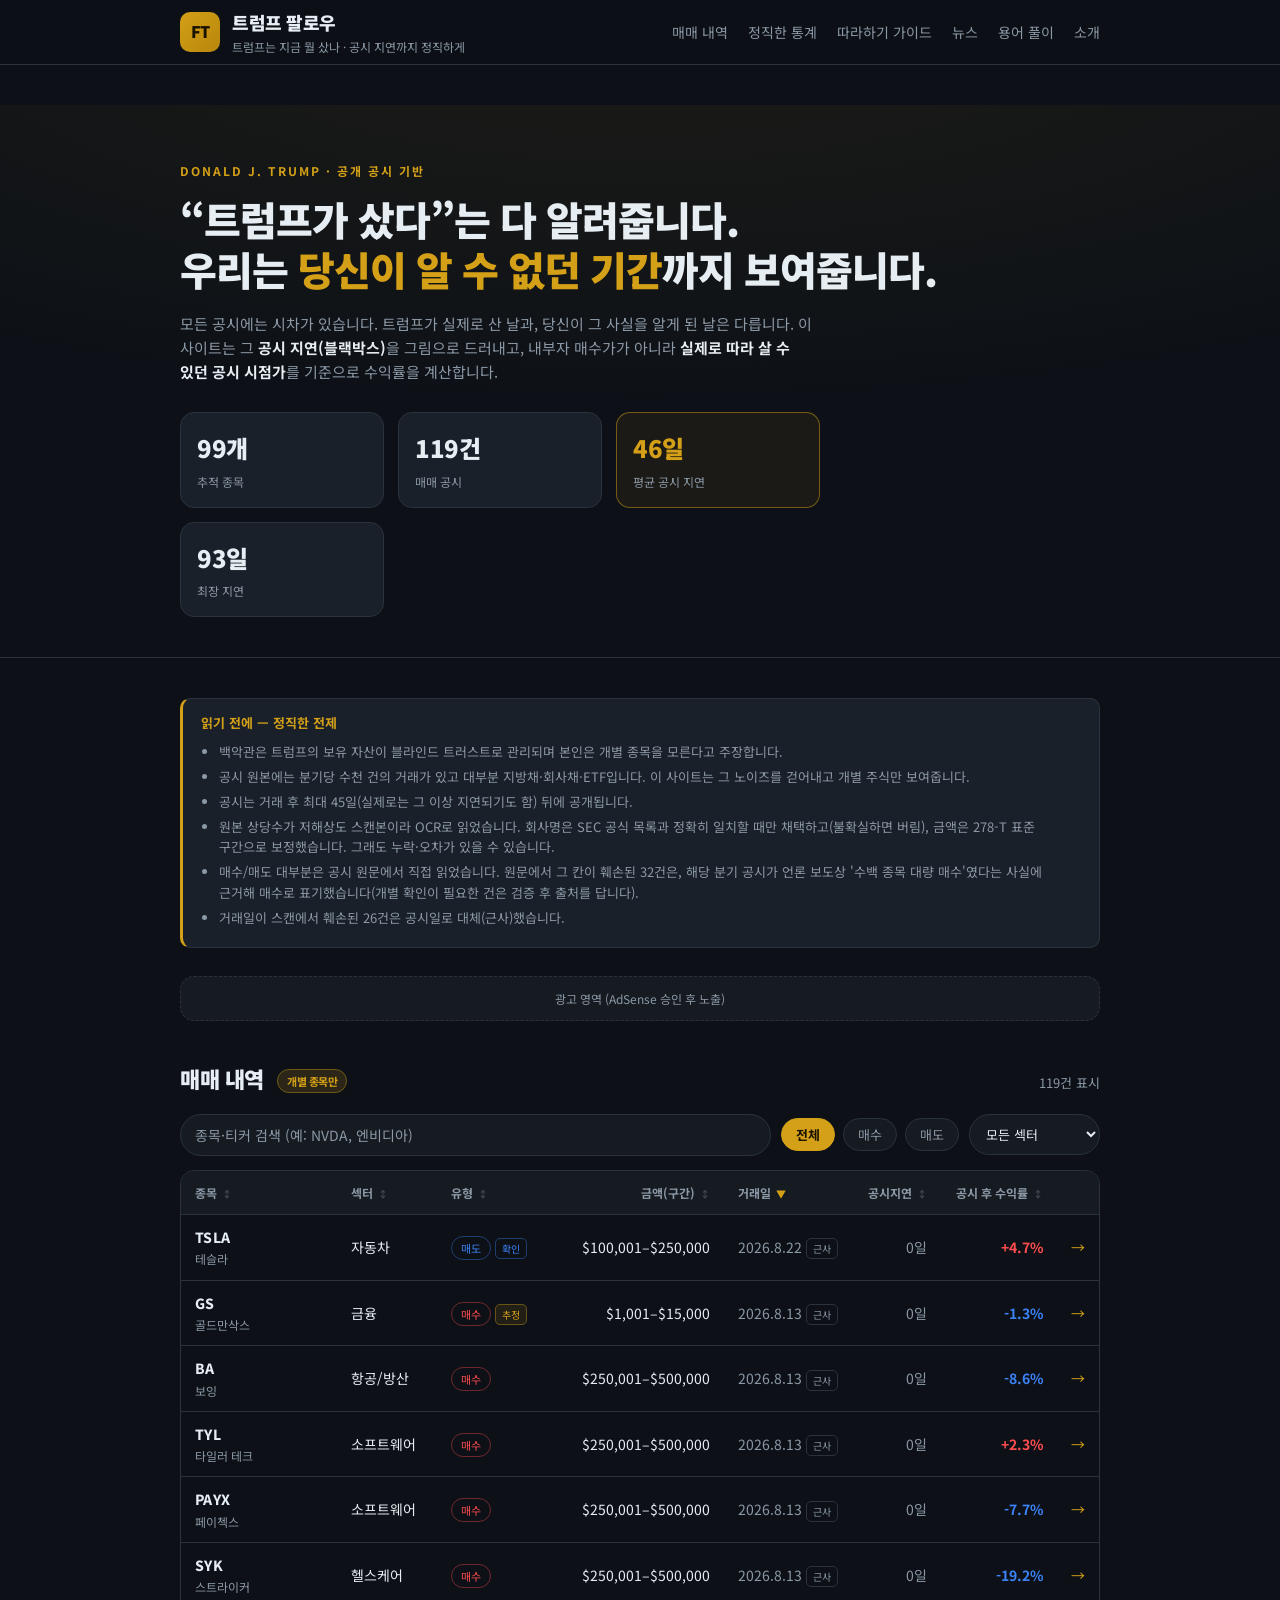
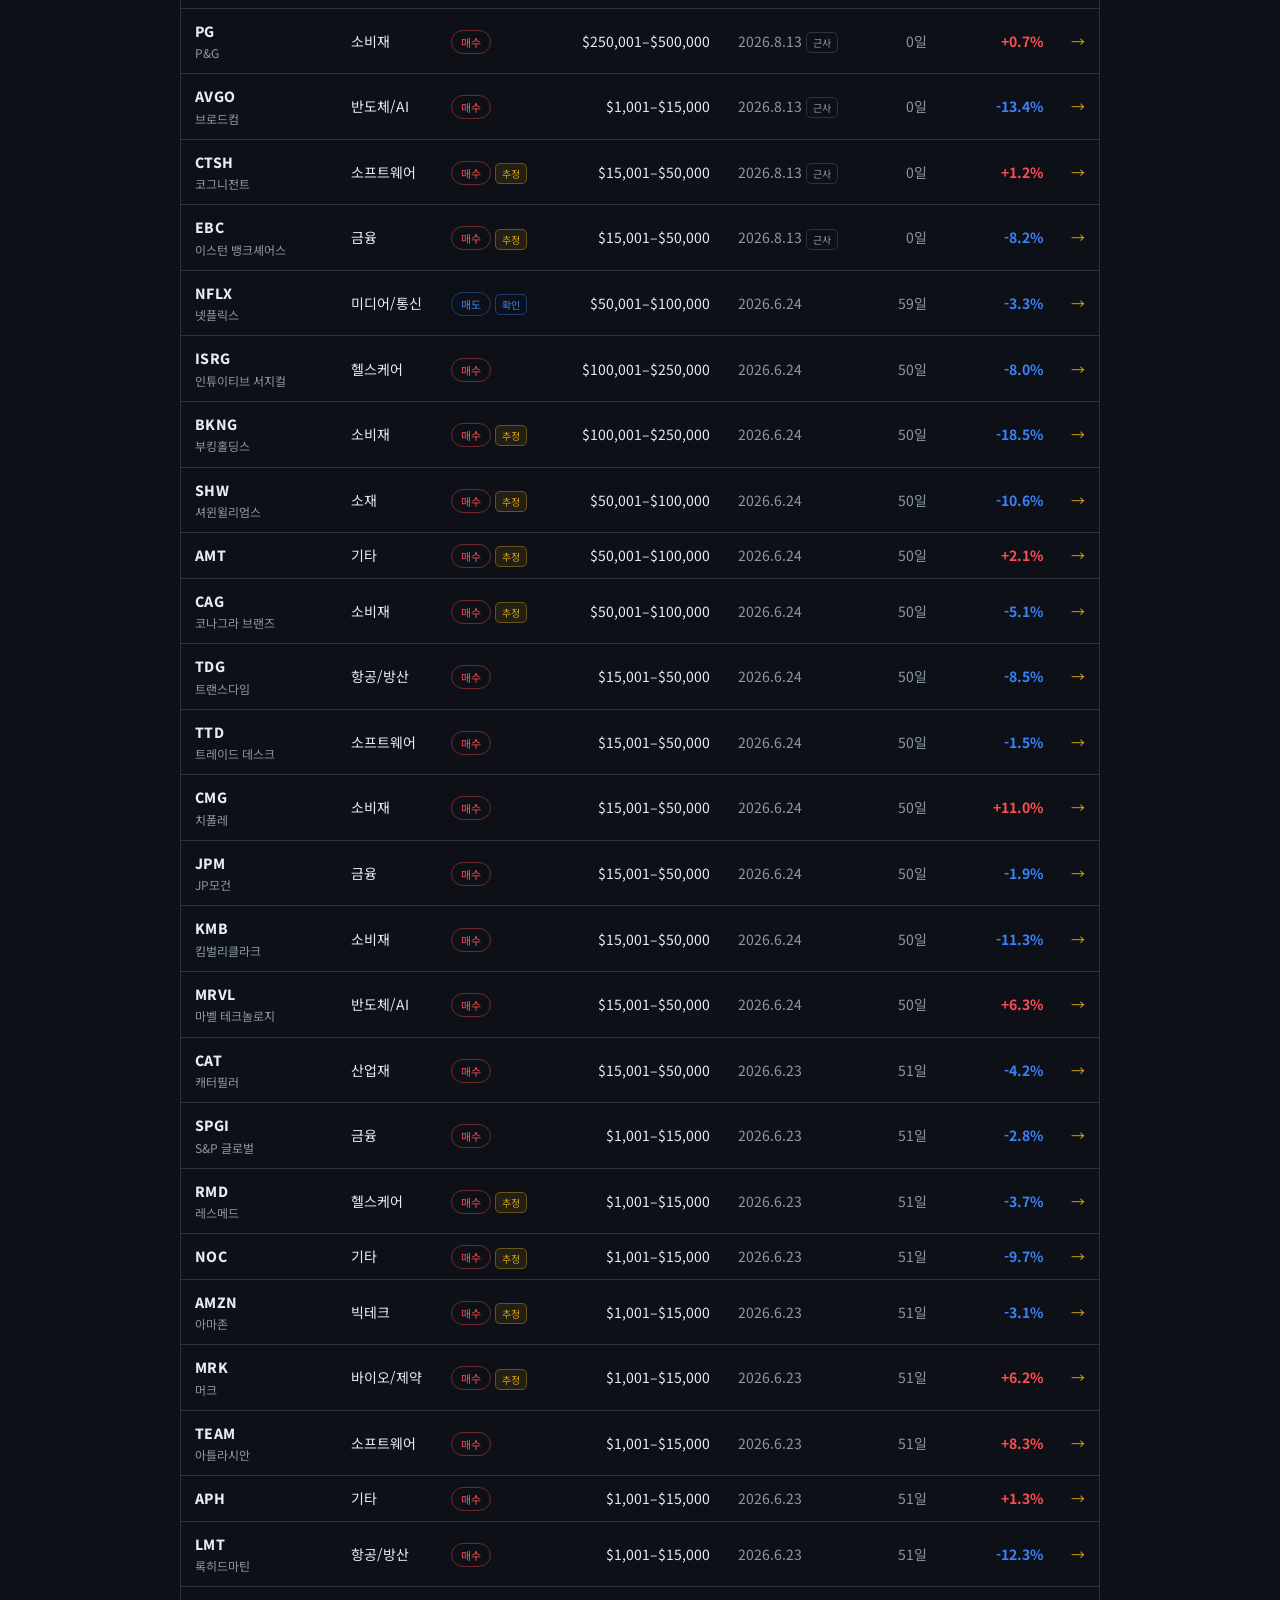
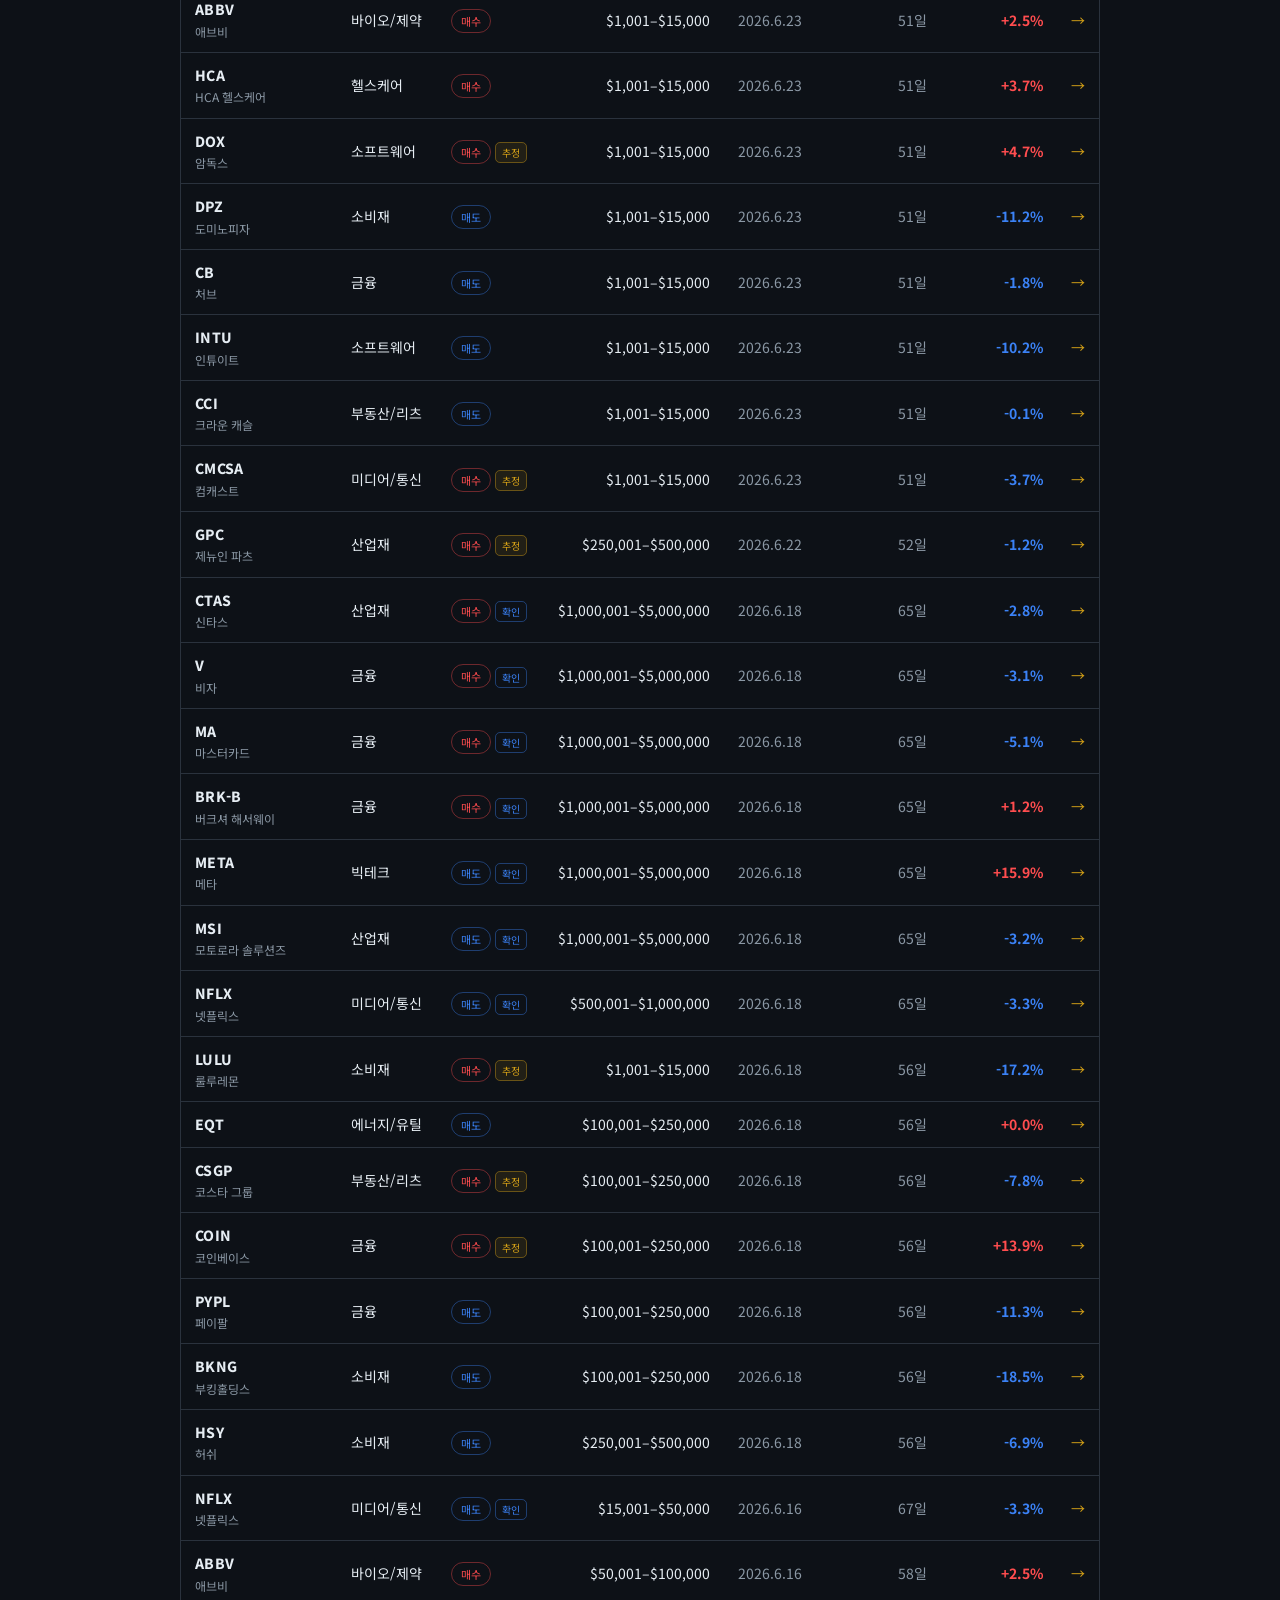
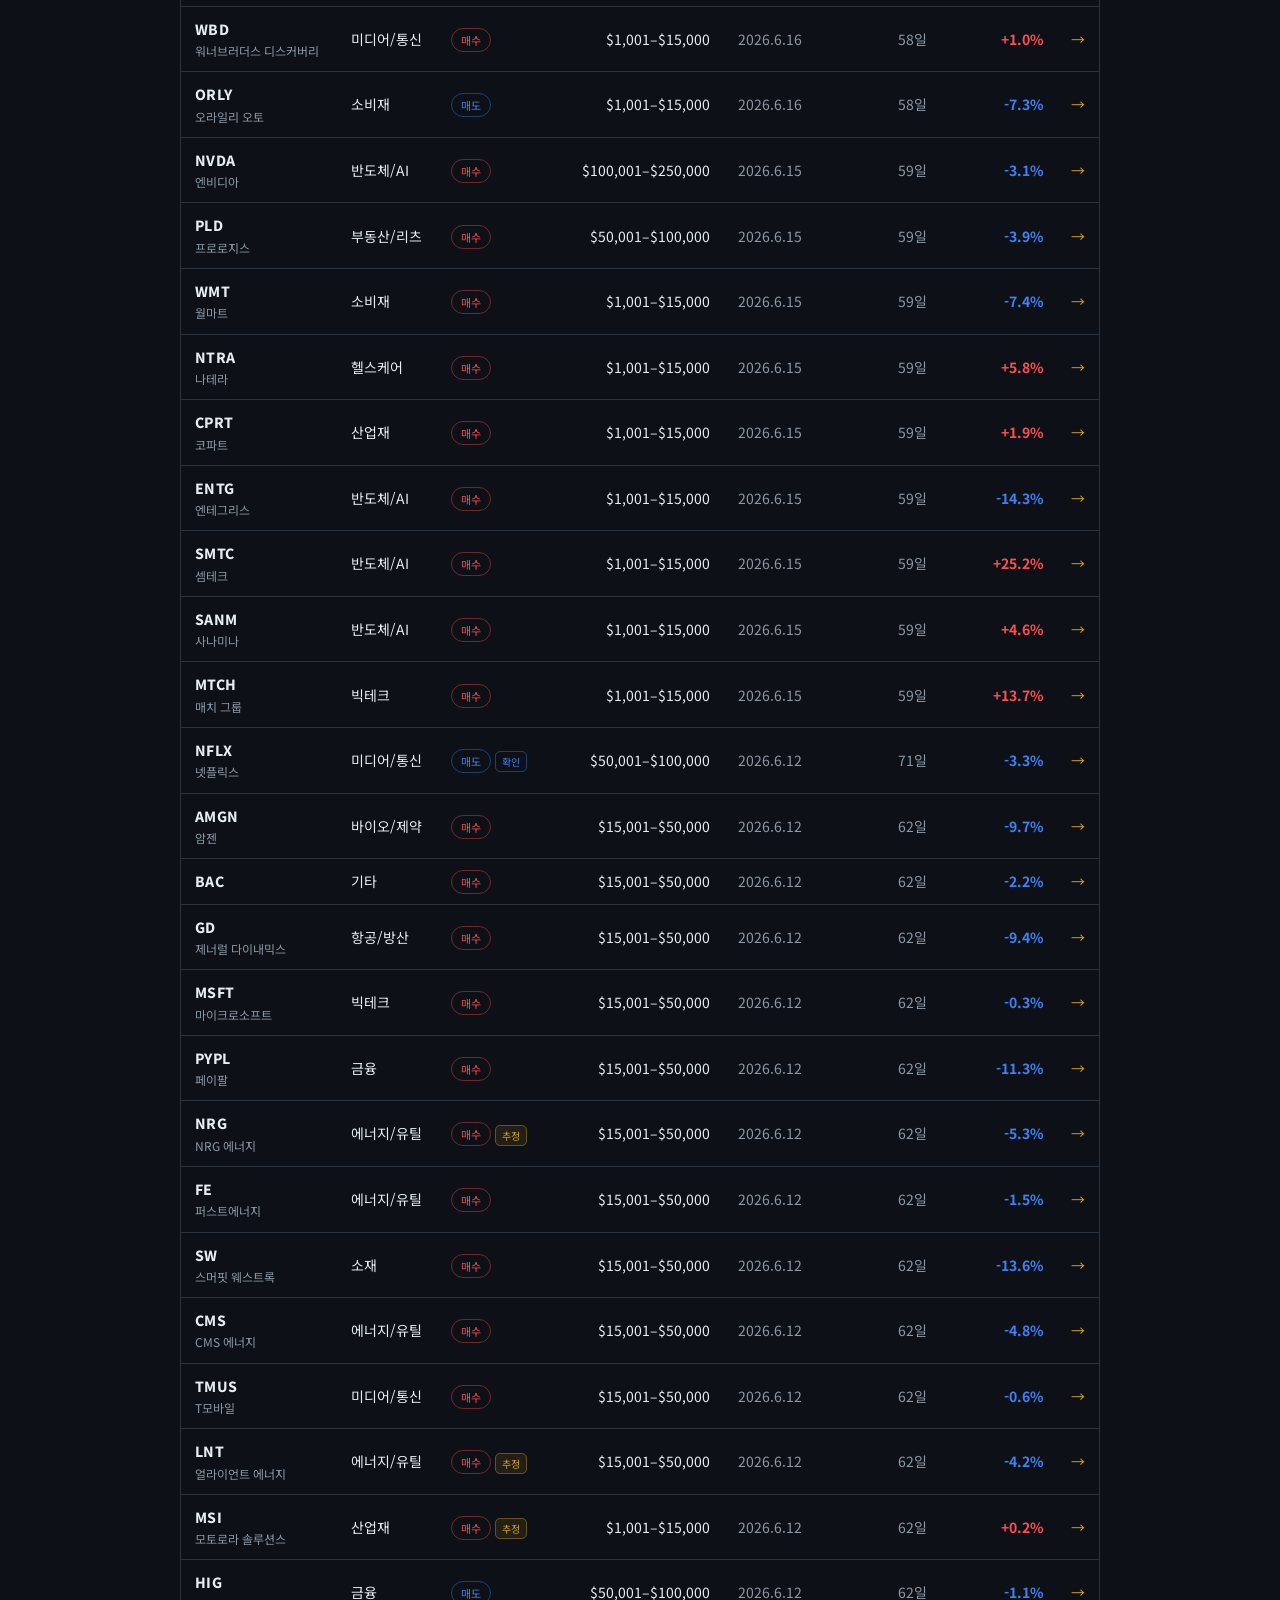
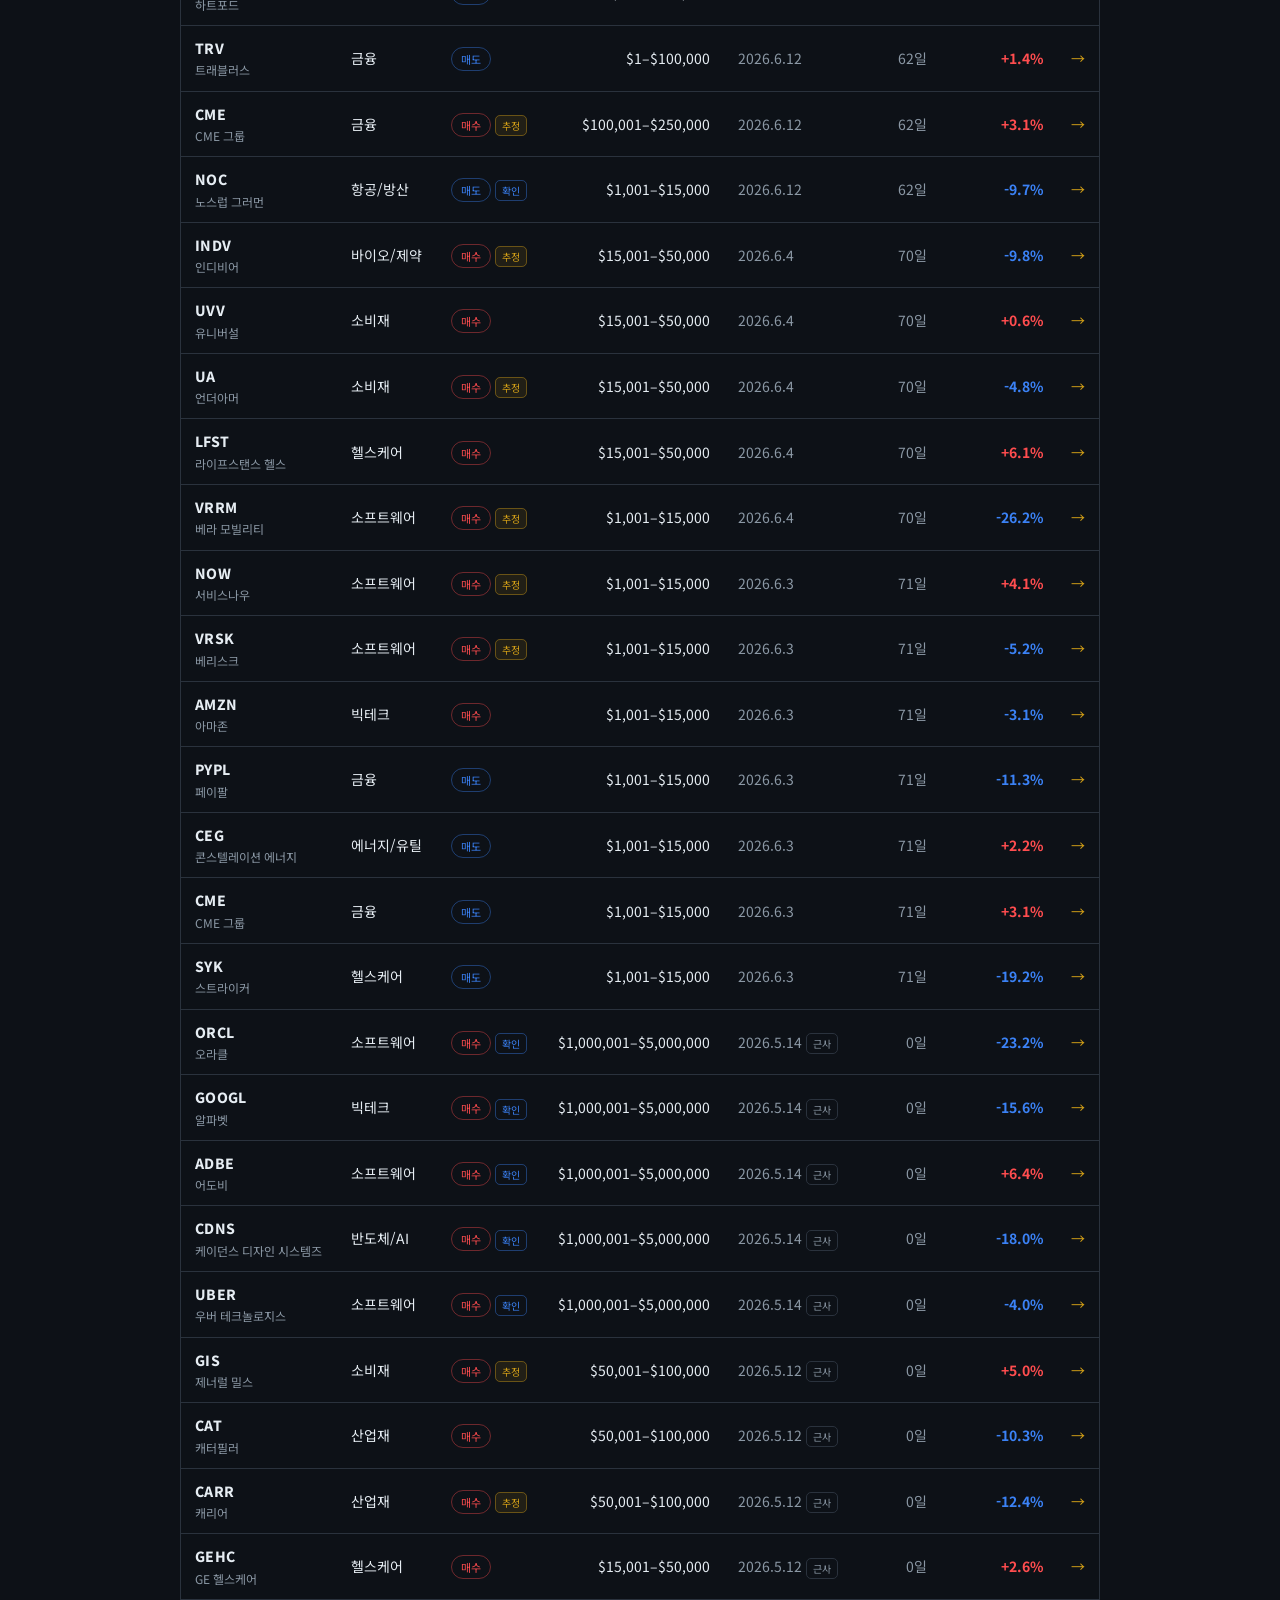
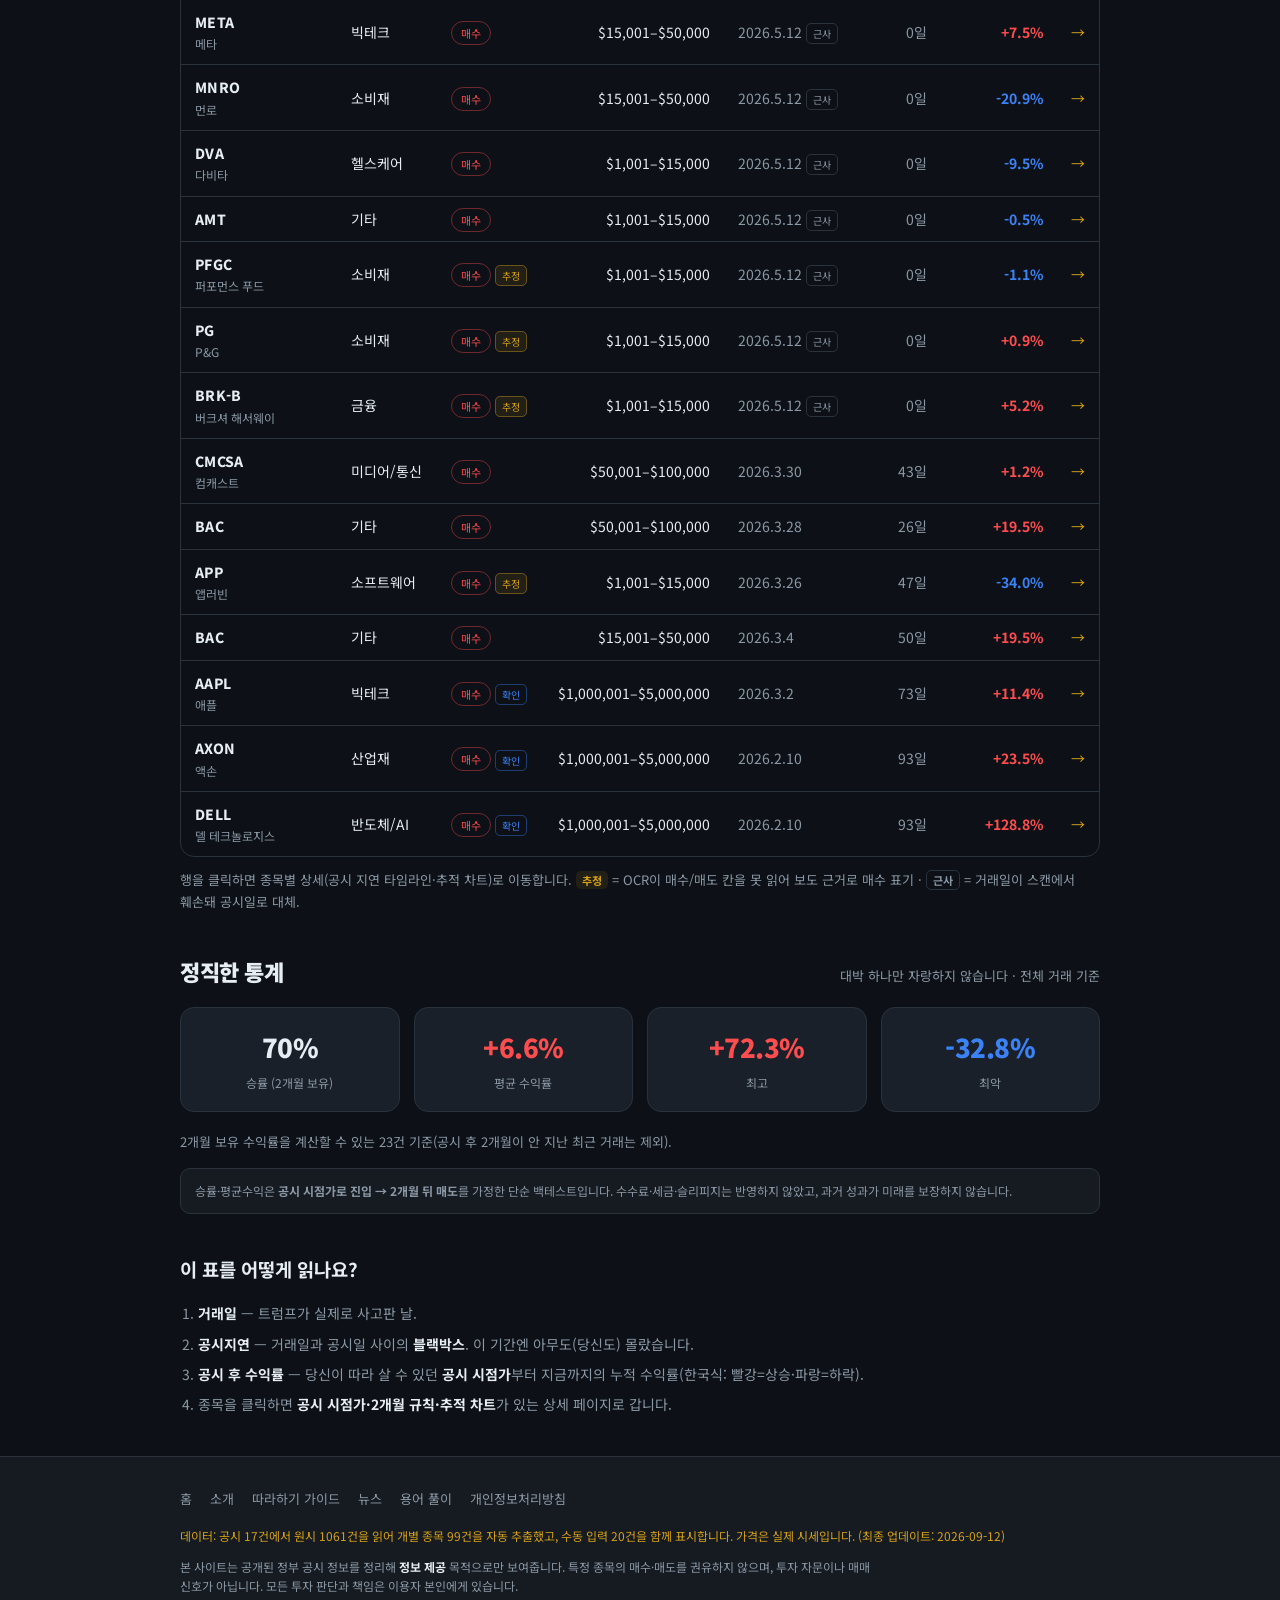
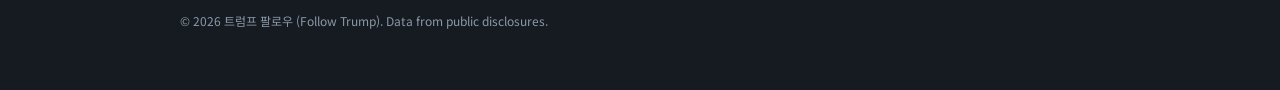
<file: index.html>
<!DOCTYPE html>
<html lang="ko">
<head>
  <meta charset="UTF-8" />
  <meta name="viewport" content="width=device-width, initial-scale=1.0" />
  <title>트럼프 팔로우 — 트럼프는 지금 뭘 샀나 | 공시 지연까지 정직하게</title>
  <meta name="description" content="도널드 트럼프의 주식 매매 공시를 한국어로 추적합니다. 남들이 안 보여주는 '공시 지연(당신이 알 수 없던 기간)'과, 실제로 따라 살 수 있던 공시 시점가 기준의 정직한 수익률을 보여줍니다." />
  <meta property="og:title" content="트럼프 팔로우 — 트럼프는 지금 뭘 샀나" />
  <meta property="og:description" content="공시 지연과 정직한 수익률까지 보여주는 한국어 트럼프 매매 트래커" />
  <meta property="og:type" content="website" />
  <link rel="preconnect" href="https://fonts.googleapis.com" />
  <link rel="preconnect" href="https://fonts.gstatic.com" crossorigin />
  <link href="https://fonts.googleapis.com/css2?family=Noto+Sans+KR:wght@400;500;700;900&display=swap" rel="stylesheet" />
  <link rel="stylesheet" href="styles.css" />
  <!--
    AdSense 삽입 위치 (승인 후 아래 주석을 해제하고 client/slot 교체):
    <script async src="https://pagead2.googlesyndication.com/pagead/js/adsbygoogle.js?client=ca-pub-XXXXXXXXXXXXXXXX" crossorigin="anonymous"></script>
  -->
  <!-- Google Analytics (GA4) -->
  <script async src="https://www.googletagmanager.com/gtag/js?id=G-WWXNT707HV"></script>
  <script>
    window.dataLayer = window.dataLayer || [];
    function gtag(){dataLayer.push(arguments);}
    gtag('js', new Date());
    gtag('config', 'G-WWXNT707HV');
  </script>
</head>
<body>
  <header class="site-header">
    <div class="wrap header-inner">
      <div class="brand">
        <span class="brand-mark">FT</span>
        <div class="brand-text">
          <h1>트럼프 팔로우</h1>
          <p>트럼프는 지금 뭘 샀나 · 공시 지연까지 정직하게</p>
        </div>
      </div>
      <nav class="top-nav">
        <a href="#trades">매매 내역</a>
        <a href="#honest">정직한 통계</a>
        <a href="guide.html">따라하기 가이드</a>
        <a href="news.html">뉴스</a>
        <a href="glossary.html">용어 풀이</a>
        <a href="about.html">소개</a>
      </nav>
    </div>
  </header>

  <section class="hero">
    <div class="wrap">
      <p class="eyebrow">DONALD J. TRUMP · 공개 공시 기반</p>
      <h2 class="hero-title">
        “트럼프가 샀다”는 다 알려줍니다.<br />
        우리는 <span class="hl">당신이 알 수 없던 기간</span>까지 보여줍니다.
      </h2>
      <p class="hero-sub">
        모든 공시에는 시차가 있습니다. 트럼프가 실제로 산 날과, 당신이 그 사실을 알게 된 날은 다릅니다.
        이 사이트는 그 <b>공시 지연(블랙박스)</b>을 그림으로 드러내고, 내부자 매수가가 아니라
        <b>실제로 따라 살 수 있던 공시 시점가</b>를 기준으로 수익률을 계산합니다.
      </p>
      <div class="hero-stats" id="heroStats">
        <!-- JS로 채움 -->
      </div>
    </div>
  </section>

  <div class="wrap">
    <div id="caveats" class="caveats"><!-- JS로 채움 --></div>
  </div>

  <!-- 광고 슬롯 (상단) -->
  <div class="wrap ad-slot" aria-hidden="true">
    <div class="ad-placeholder">광고 영역 (AdSense 승인 후 노출)</div>
  </div>

  <main class="wrap">
    <section id="trades">
      <div class="section-head">
        <h3>매매 내역 <span class="only-stock">개별 종목만</span></h3>
        <span class="muted" id="tradeCount"></span>
      </div>

      <div class="table-controls">
        <input type="search" id="searchBox" class="search-box"
               placeholder="종목·티커 검색 (예: NVDA, 엔비디아)" autocomplete="off" />
        <div class="filters" id="actionFilters">
          <button class="chip is-active" data-filter="all">전체</button>
          <button class="chip" data-filter="buy">매수</button>
          <button class="chip" data-filter="sell">매도</button>
        </div>
        <select id="sectorFilter" class="sector-select"><option value="all">모든 섹터</option></select>
      </div>

      <div class="trade-table-wrap">
        <table class="trade-table" id="tradeTable">
          <thead>
            <tr>
              <th class="sortable" data-sort="ticker">종목</th>
              <th class="sortable" data-sort="sector">섹터</th>
              <th class="sortable" data-sort="action">유형</th>
              <th class="sortable num" data-sort="amount">금액(구간)</th>
              <th class="sortable" data-sort="transactionDate">거래일</th>
              <th class="sortable num" data-sort="delay">공시지연</th>
              <th class="sortable num" data-sort="tracking">공시 후 수익률</th>
              <th></th>
            </tr>
          </thead>
          <tbody id="tradeBody"><!-- JS로 채움 --></tbody>
        </table>
        <p id="tableEmpty" class="muted" hidden>해당 조건의 공시가 없습니다.</p>
      </div>
      <p class="table-note muted">
        행을 클릭하면 종목별 상세(공시 지연 타임라인·추적 차트)로 이동합니다.
        <b class="badge-inline inferred">추정</b> = OCR이 매수/매도 칸을 못 읽어 보도 근거로 매수 표기 ·
        <b class="badge-inline approx">근사</b> = 거래일이 스캔에서 훼손돼 공시일로 대체.
      </p>
    </section>

    <section id="honest" class="honest">
      <div class="section-head">
        <h3>정직한 통계</h3>
        <span class="muted">대박 하나만 자랑하지 않습니다 · 전체 거래 기준</span>
      </div>
      <div id="honestStats" class="honest-grid">
        <!-- JS로 채움 -->
      </div>
      <p class="disclaimer-inline">
        승률·평균수익은 <b>공시 시점가로 진입 → 2개월 뒤 매도</b>를 가정한 단순 백테스트입니다.
        수수료·세금·슬리피지는 반영하지 않았고, 과거 성과가 미래를 보장하지 않습니다.
      </p>
    </section>

    <section id="how" class="how">
      <h3>이 표를 어떻게 읽나요?</h3>
      <ol class="how-list">
        <li><b>거래일</b> — 트럼프가 실제로 사고판 날.</li>
        <li><b>공시지연</b> — 거래일과 공시일 사이의 <b>블랙박스</b>. 이 기간엔 아무도(당신도) 몰랐습니다.</li>
        <li><b>공시 후 수익률</b> — 당신이 따라 살 수 있던 <b>공시 시점가</b>부터 지금까지의 누적 수익률(한국식: 빨강=상승·파랑=하락).</li>
        <li>종목을 클릭하면 <b>공시 시점가·2개월 규칙·추적 차트</b>가 있는 상세 페이지로 갑니다.</li>
      </ol>
    </section>
  </main>

  <footer class="site-footer">
    <div class="wrap">
      <nav class="footer-nav">
        <a href="index.html">홈</a>
        <a href="about.html">소개</a>
        <a href="guide.html">따라하기 가이드</a>
        <a href="news.html">뉴스</a>
        <a href="glossary.html">용어 풀이</a>
        <a href="privacy.html">개인정보처리방침</a>
      </nav>
      <p class="src" id="dataSourceNote"></p>
      <p class="legal">
        본 사이트는 공개된 정부 공시 정보를 정리해 <b>정보 제공</b> 목적으로만 보여줍니다.
        특정 종목의 매수·매도를 권유하지 않으며, 투자 자문이나 매매 신호가 아닙니다.
        모든 투자 판단과 책임은 이용자 본인에게 있습니다.
      </p>
      <p class="copy">© 2026 트럼프 팔로우 (Follow Trump). Data from public disclosures.</p>
    </div>
  </footer>

  <script src="common.js"></script>
  <script src="app.js"></script>
</body>
</html>
</file>
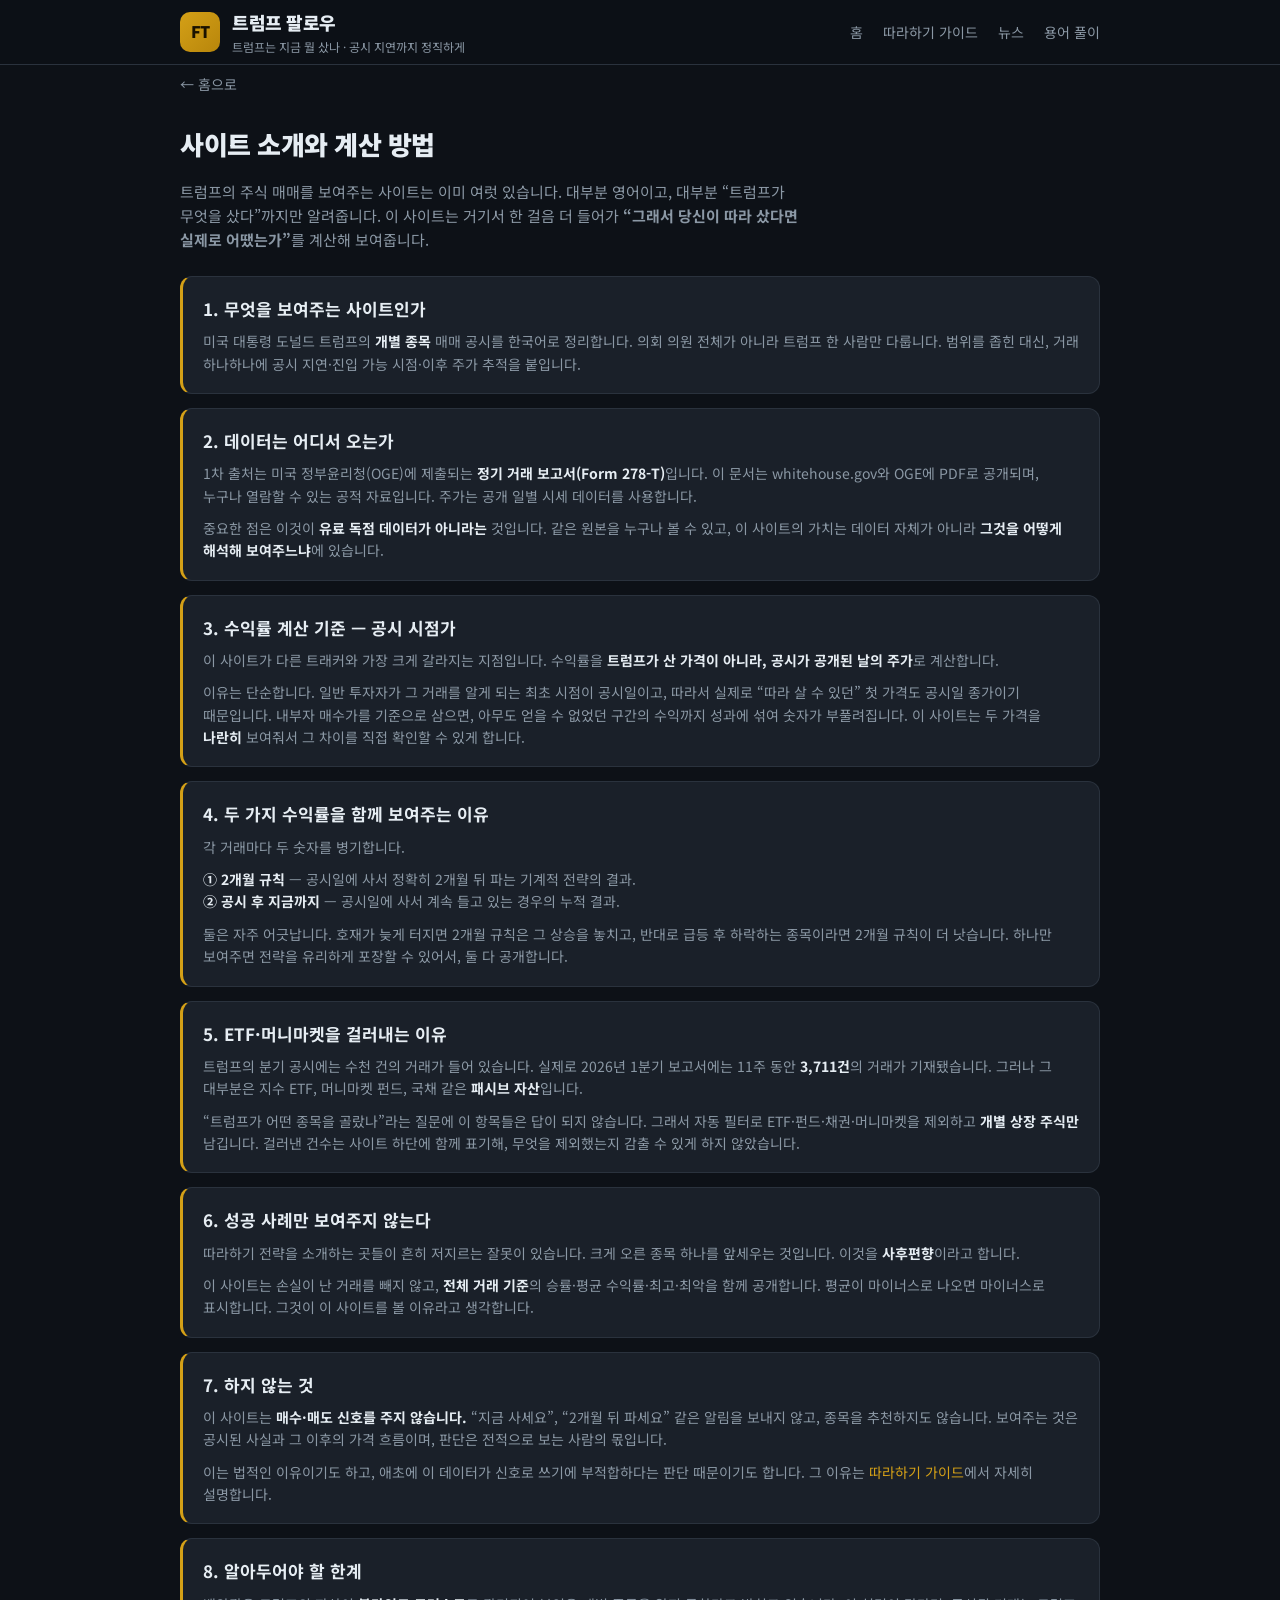
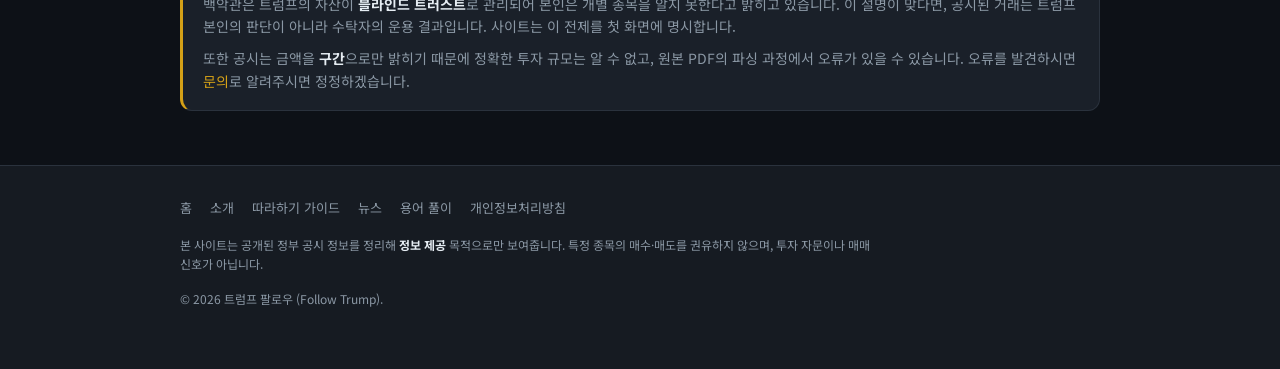
<file: about.html>
<!DOCTYPE html>
<html lang="ko">
<head>
  <meta charset="UTF-8" />
  <meta name="viewport" content="width=device-width, initial-scale=1.0" />
  <title>사이트 소개와 계산 방법 | 트럼프 팔로우</title>
  <meta name="description" content="트럼프 팔로우가 어떤 데이터를 어디서 가져오고, 수익률을 어떤 기준으로 계산하는지 공개합니다. 공시 시점가 기준, ETF 노이즈 제거, 전체 거래 통계 공개 원칙." />
  <link rel="preconnect" href="https://fonts.googleapis.com" />
  <link rel="preconnect" href="https://fonts.gstatic.com" crossorigin />
  <link href="https://fonts.googleapis.com/css2?family=Noto+Sans+KR:wght@400;500;700;900&display=swap" rel="stylesheet" />
  <link rel="stylesheet" href="styles.css" />
  <!-- Google Analytics (GA4) -->
  <script async src="https://www.googletagmanager.com/gtag/js?id=G-WWXNT707HV"></script>
  <script>
    window.dataLayer = window.dataLayer || [];
    function gtag(){dataLayer.push(arguments);}
    gtag('js', new Date());
    gtag('config', 'G-WWXNT707HV');
  </script>
</head>
<body>
  <header class="site-header">
    <div class="wrap header-inner">
      <a class="brand" href="index.html">
        <span class="brand-mark">FT</span>
        <div class="brand-text">
          <h1>트럼프 팔로우</h1>
          <p>트럼프는 지금 뭘 샀나 · 공시 지연까지 정직하게</p>
        </div>
      </a>
      <nav class="top-nav">
        <a href="index.html">홈</a>
        <a href="guide.html">따라하기 가이드</a>
        <a href="news.html">뉴스</a>
        <a href="glossary.html">용어 풀이</a>
      </nav>
    </div>
  </header>

  <main class="wrap glossary">
    <a class="back-link" href="index.html">← 홈으로</a>
    <h2 class="glossary-title">사이트 소개와 계산 방법</h2>
    <p class="glossary-intro">
      트럼프의 주식 매매를 보여주는 사이트는 이미 여럿 있습니다. 대부분 영어이고,
      대부분 “트럼프가 무엇을 샀다”까지만 알려줍니다.
      이 사이트는 거기서 한 걸음 더 들어가 <b>“그래서 당신이 따라 샀다면 실제로 어땠는가”</b>를 계산해 보여줍니다.
    </p>

    <article class="term">
      <h3>1. 무엇을 보여주는 사이트인가</h3>
      <p>
        미국 대통령 도널드 트럼프의 <b>개별 종목</b> 매매 공시를 한국어로 정리합니다.
        의회 의원 전체가 아니라 트럼프 한 사람만 다룹니다. 범위를 좁힌 대신,
        거래 하나하나에 공시 지연·진입 가능 시점·이후 주가 추적을 붙입니다.
      </p>
    </article>

    <article class="term">
      <h3>2. 데이터는 어디서 오는가</h3>
      <p>
        1차 출처는 미국 정부윤리청(OGE)에 제출되는 <b>정기 거래 보고서(Form 278-T)</b>입니다.
        이 문서는 whitehouse.gov와 OGE에 PDF로 공개되며, 누구나 열람할 수 있는 공적 자료입니다.
        주가는 공개 일별 시세 데이터를 사용합니다.
      </p>
      <p style="margin-top:10px">
        중요한 점은 이것이 <b>유료 독점 데이터가 아니라는</b> 것입니다.
        같은 원본을 누구나 볼 수 있고, 이 사이트의 가치는 데이터 자체가 아니라
        <b>그것을 어떻게 해석해 보여주느냐</b>에 있습니다.
      </p>
    </article>

    <article class="term">
      <h3>3. 수익률 계산 기준 — 공시 시점가</h3>
      <p>
        이 사이트가 다른 트래커와 가장 크게 갈라지는 지점입니다.
        수익률을 <b>트럼프가 산 가격이 아니라, 공시가 공개된 날의 주가</b>로 계산합니다.
      </p>
      <p style="margin-top:10px">
        이유는 단순합니다. 일반 투자자가 그 거래를 알게 되는 최초 시점이 공시일이고,
        따라서 실제로 “따라 살 수 있던” 첫 가격도 공시일 종가이기 때문입니다.
        내부자 매수가를 기준으로 삼으면, 아무도 얻을 수 없었던 구간의 수익까지 성과에 섞여 숫자가 부풀려집니다.
        이 사이트는 두 가격을 <b>나란히</b> 보여줘서 그 차이를 직접 확인할 수 있게 합니다.
      </p>
    </article>

    <article class="term">
      <h3>4. 두 가지 수익률을 함께 보여주는 이유</h3>
      <p>
        각 거래마다 두 숫자를 병기합니다.
      </p>
      <p style="margin-top:10px">
        <b>① 2개월 규칙</b> — 공시일에 사서 정확히 2개월 뒤 파는 기계적 전략의 결과.<br />
        <b>② 공시 후 지금까지</b> — 공시일에 사서 계속 들고 있는 경우의 누적 결과.
      </p>
      <p style="margin-top:10px">
        둘은 자주 어긋납니다. 호재가 늦게 터지면 2개월 규칙은 그 상승을 놓치고,
        반대로 급등 후 하락하는 종목이라면 2개월 규칙이 더 낫습니다.
        하나만 보여주면 전략을 유리하게 포장할 수 있어서, 둘 다 공개합니다.
      </p>
    </article>

    <article class="term">
      <h3>5. ETF·머니마켓을 걸러내는 이유</h3>
      <p>
        트럼프의 분기 공시에는 수천 건의 거래가 들어 있습니다.
        실제로 2026년 1분기 보고서에는 11주 동안 <b>3,711건</b>의 거래가 기재됐습니다.
        그러나 그 대부분은 지수 ETF, 머니마켓 펀드, 국채 같은 <b>패시브 자산</b>입니다.
      </p>
      <p style="margin-top:10px">
        “트럼프가 어떤 종목을 골랐나”라는 질문에 이 항목들은 답이 되지 않습니다.
        그래서 자동 필터로 ETF·펀드·채권·머니마켓을 제외하고 <b>개별 상장 주식만</b> 남깁니다.
        걸러낸 건수는 사이트 하단에 함께 표기해, 무엇을 제외했는지 감출 수 있게 하지 않았습니다.
      </p>
    </article>

    <article class="term">
      <h3>6. 성공 사례만 보여주지 않는다</h3>
      <p>
        따라하기 전략을 소개하는 곳들이 흔히 저지르는 잘못이 있습니다.
        크게 오른 종목 하나를 앞세우는 것입니다. 이것을 <b>사후편향</b>이라고 합니다.
      </p>
      <p style="margin-top:10px">
        이 사이트는 손실이 난 거래를 빼지 않고, <b>전체 거래 기준</b>의 승률·평균 수익률·최고·최악을 함께 공개합니다.
        평균이 마이너스로 나오면 마이너스로 표시합니다. 그것이 이 사이트를 볼 이유라고 생각합니다.
      </p>
    </article>

    <article class="term">
      <h3>7. 하지 않는 것</h3>
      <p>
        이 사이트는 <b>매수·매도 신호를 주지 않습니다.</b>
        “지금 사세요”, “2개월 뒤 파세요” 같은 알림을 보내지 않고, 종목을 추천하지도 않습니다.
        보여주는 것은 공시된 사실과 그 이후의 가격 흐름이며, 판단은 전적으로 보는 사람의 몫입니다.
      </p>
      <p style="margin-top:10px">
        이는 법적인 이유이기도 하고, 애초에 이 데이터가 신호로 쓰기에 부적합하다는
        판단 때문이기도 합니다. 그 이유는 <a href="guide.html" style="color:var(--accent)">따라하기 가이드</a>에서 자세히 설명합니다.
      </p>
    </article>

    <article class="term">
      <h3>8. 알아두어야 할 한계</h3>
      <p>
        백악관은 트럼프의 자산이 <b>블라인드 트러스트</b>로 관리되어 본인은 개별 종목을 알지 못한다고 밝히고 있습니다.
        이 설명이 맞다면, 공시된 거래는 트럼프 본인의 판단이 아니라 수탁자의 운용 결과입니다.
        사이트는 이 전제를 첫 화면에 명시합니다.
      </p>
      <p style="margin-top:10px">
        또한 공시는 금액을 <b>구간</b>으로만 밝히기 때문에 정확한 투자 규모는 알 수 없고,
        원본 PDF의 파싱 과정에서 오류가 있을 수 있습니다.
        오류를 발견하시면 <a href="privacy.html" style="color:var(--accent)">문의</a>로 알려주시면 정정하겠습니다.
      </p>
    </article>
  </main>

  <footer class="site-footer">
    <div class="wrap">
      <nav class="footer-nav">
        <a href="index.html">홈</a>
        <a href="about.html">소개</a>
        <a href="guide.html">따라하기 가이드</a>
        <a href="news.html">뉴스</a>
        <a href="glossary.html">용어 풀이</a>
        <a href="privacy.html">개인정보처리방침</a>
      </nav>
      <p class="legal">
        본 사이트는 공개된 정부 공시 정보를 정리해 <b>정보 제공</b> 목적으로만 보여줍니다.
        특정 종목의 매수·매도를 권유하지 않으며, 투자 자문이나 매매 신호가 아닙니다.
      </p>
      <p class="copy">© 2026 트럼프 팔로우 (Follow Trump).</p>
    </div>
  </footer>
</body>
</html>
</file>
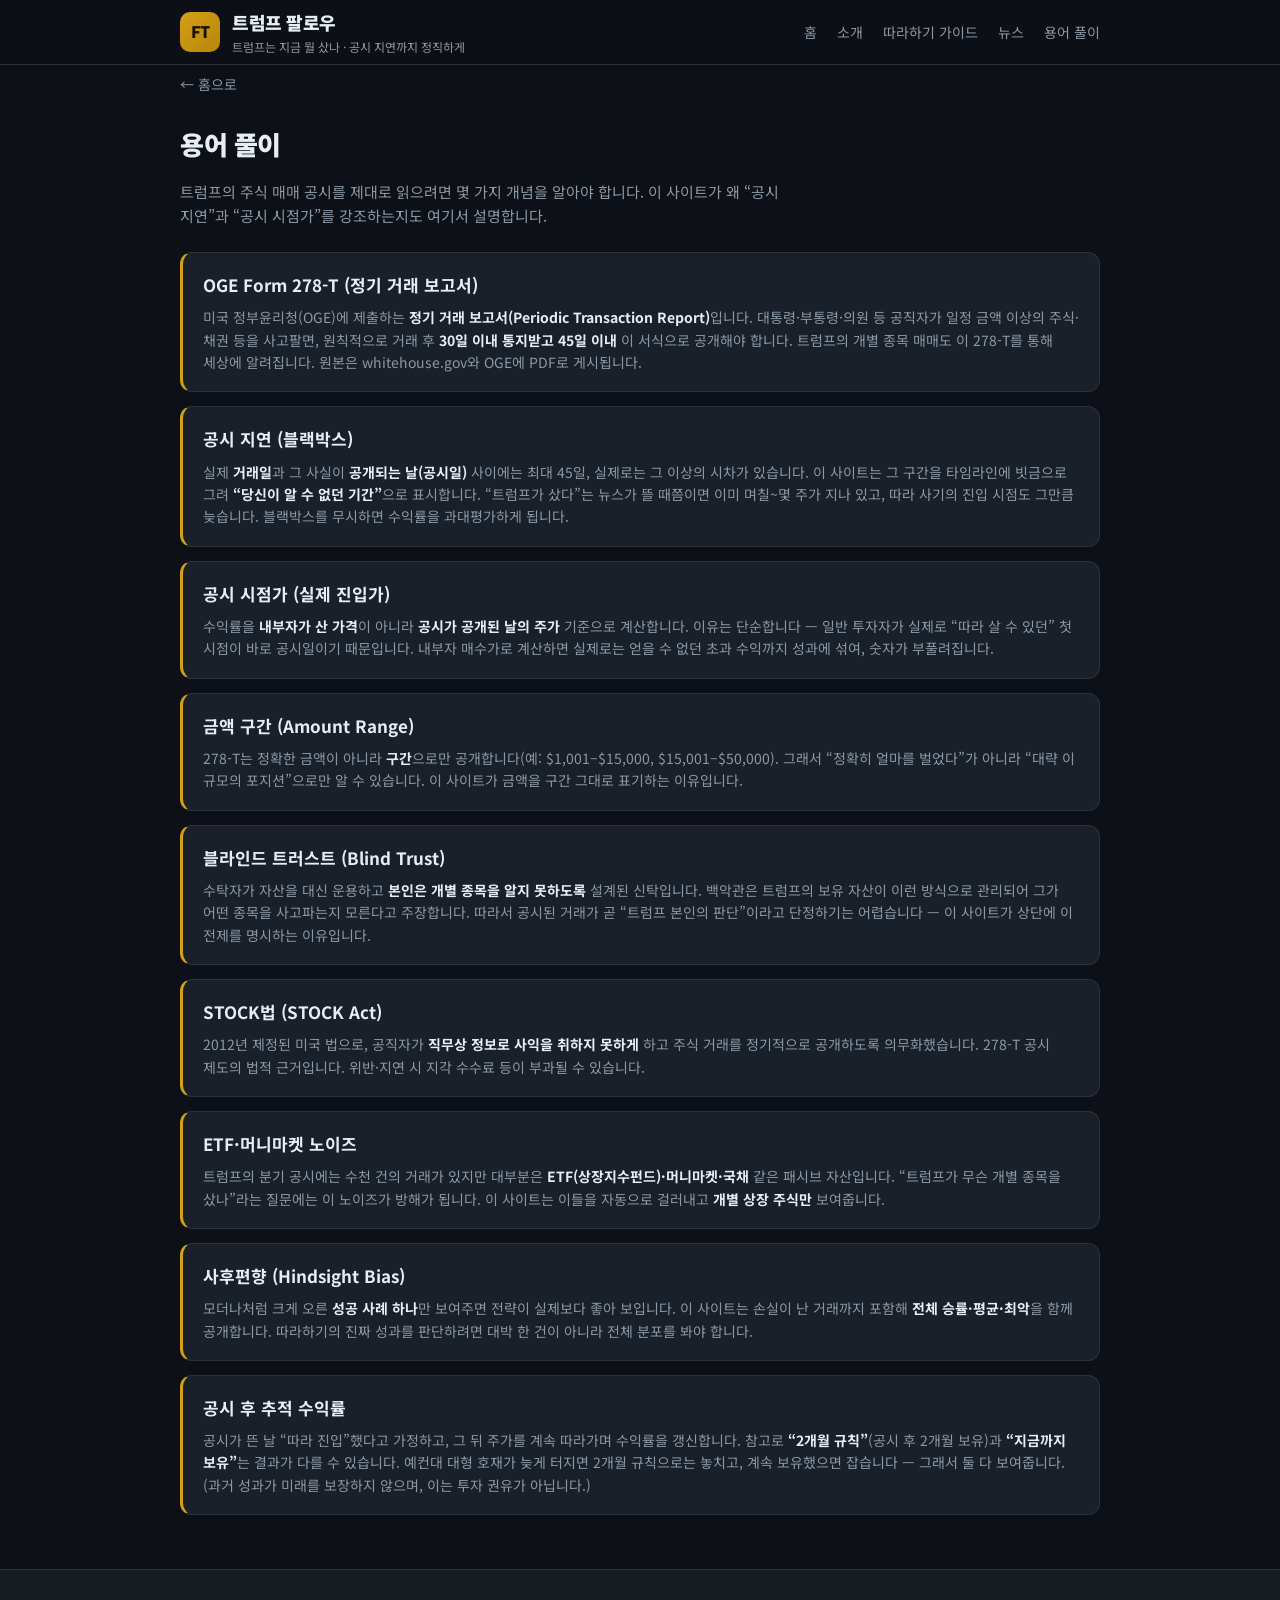
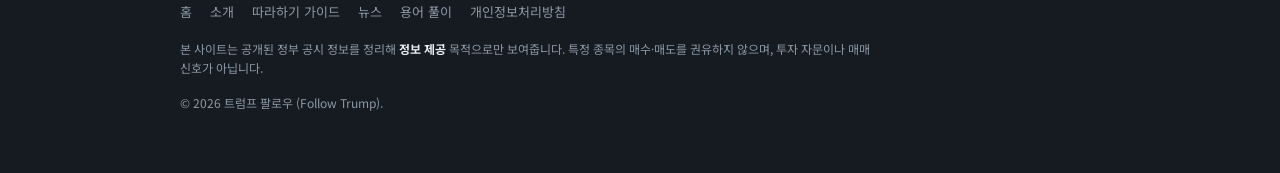
<file: glossary.html>
<!DOCTYPE html>
<html lang="ko">
<head>
  <meta charset="UTF-8" />
  <meta name="viewport" content="width=device-width, initial-scale=1.0" />
  <title>용어 풀이 — 278-T·블라인드 트러스트·STOCK법 | 트럼프 팔로우</title>
  <meta name="description" content="트럼프 주식 매매 공시를 이해하는 데 필요한 용어를 한국어로 풀이합니다. OGE Form 278-T, 블라인드 트러스트, STOCK법, 공시 지연(블랙박스), 금액 구간, 공시 시점가 수익률 등." />
  <link rel="preconnect" href="https://fonts.googleapis.com" />
  <link rel="preconnect" href="https://fonts.gstatic.com" crossorigin />
  <link href="https://fonts.googleapis.com/css2?family=Noto+Sans+KR:wght@400;500;700;900&display=swap" rel="stylesheet" />
  <link rel="stylesheet" href="styles.css" />
  <!-- Google Analytics (GA4) -->
  <script async src="https://www.googletagmanager.com/gtag/js?id=G-WWXNT707HV"></script>
  <script>
    window.dataLayer = window.dataLayer || [];
    function gtag(){dataLayer.push(arguments);}
    gtag('js', new Date());
    gtag('config', 'G-WWXNT707HV');
  </script>
</head>
<body>
  <header class="site-header">
    <div class="wrap header-inner">
      <a class="brand" href="index.html">
        <span class="brand-mark">FT</span>
        <div class="brand-text">
          <h1>트럼프 팔로우</h1>
          <p>트럼프는 지금 뭘 샀나 · 공시 지연까지 정직하게</p>
        </div>
      </a>
      <nav class="top-nav">
        <a href="index.html">홈</a>
        <a href="about.html">소개</a>
        <a href="guide.html">따라하기 가이드</a>
        <a href="news.html">뉴스</a>
        <a href="glossary.html">용어 풀이</a>
      </nav>
    </div>
  </header>

  <main class="wrap glossary">
    <a class="back-link" href="index.html">← 홈으로</a>
    <h2 class="glossary-title">용어 풀이</h2>
    <p class="glossary-intro">
      트럼프의 주식 매매 공시를 제대로 읽으려면 몇 가지 개념을 알아야 합니다.
      이 사이트가 왜 “공시 지연”과 “공시 시점가”를 강조하는지도 여기서 설명합니다.
    </p>

    <article class="term" id="ptr-278t">
      <h3>OGE Form 278-T (정기 거래 보고서)</h3>
      <p>
        미국 정부윤리청(OGE)에 제출하는 <b>정기 거래 보고서(Periodic Transaction Report)</b>입니다.
        대통령·부통령·의원 등 공직자가 일정 금액 이상의 주식·채권 등을 사고팔면,
        원칙적으로 거래 후 <b>30일 이내 통지받고 45일 이내</b> 이 서식으로 공개해야 합니다.
        트럼프의 개별 종목 매매도 이 278-T를 통해 세상에 알려집니다. 원본은 whitehouse.gov와 OGE에 PDF로 게시됩니다.
      </p>
    </article>

    <article class="term" id="blackbox">
      <h3>공시 지연 (블랙박스)</h3>
      <p>
        실제 <b>거래일</b>과 그 사실이 <b>공개되는 날(공시일)</b> 사이에는 최대 45일, 실제로는 그 이상의 시차가 있습니다.
        이 사이트는 그 구간을 타임라인에 빗금으로 그려 <b>“당신이 알 수 없던 기간”</b>으로 표시합니다.
        “트럼프가 샀다”는 뉴스가 뜰 때쯤이면 이미 며칠~몇 주가 지나 있고, 따라 사기의 진입 시점도 그만큼 늦습니다.
        블랙박스를 무시하면 수익률을 과대평가하게 됩니다.
      </p>
    </article>

    <article class="term" id="entry-price">
      <h3>공시 시점가 (실제 진입가)</h3>
      <p>
        수익률을 <b>내부자가 산 가격</b>이 아니라 <b>공시가 공개된 날의 주가</b> 기준으로 계산합니다.
        이유는 단순합니다 — 일반 투자자가 실제로 “따라 살 수 있던” 첫 시점이 바로 공시일이기 때문입니다.
        내부자 매수가로 계산하면 실제로는 얻을 수 없던 초과 수익까지 성과에 섞여, 숫자가 부풀려집니다.
      </p>
    </article>

    <article class="term" id="amount-range">
      <h3>금액 구간 (Amount Range)</h3>
      <p>
        278-T는 정확한 금액이 아니라 <b>구간</b>으로만 공개합니다(예: $1,001–$15,000, $15,001–$50,000).
        그래서 “정확히 얼마를 벌었다”가 아니라 “대략 이 규모의 포지션”으로만 알 수 있습니다.
        이 사이트가 금액을 구간 그대로 표기하는 이유입니다.
      </p>
    </article>

    <article class="term" id="blind-trust">
      <h3>블라인드 트러스트 (Blind Trust)</h3>
      <p>
        수탁자가 자산을 대신 운용하고 <b>본인은 개별 종목을 알지 못하도록</b> 설계된 신탁입니다.
        백악관은 트럼프의 보유 자산이 이런 방식으로 관리되어 그가 어떤 종목을 사고파는지 모른다고 주장합니다.
        따라서 공시된 거래가 곧 “트럼프 본인의 판단”이라고 단정하기는 어렵습니다 — 이 사이트가 상단에 이 전제를 명시하는 이유입니다.
      </p>
    </article>

    <article class="term" id="stock-act">
      <h3>STOCK법 (STOCK Act)</h3>
      <p>
        2012년 제정된 미국 법으로, 공직자가 <b>직무상 정보로 사익을 취하지 못하게</b> 하고
        주식 거래를 정기적으로 공개하도록 의무화했습니다. 278-T 공시 제도의 법적 근거입니다.
        위반·지연 시 지각 수수료 등이 부과될 수 있습니다.
      </p>
    </article>

    <article class="term" id="etf-noise">
      <h3>ETF·머니마켓 노이즈</h3>
      <p>
        트럼프의 분기 공시에는 수천 건의 거래가 있지만 대부분은 <b>ETF(상장지수펀드)·머니마켓·국채</b> 같은 패시브 자산입니다.
        “트럼프가 무슨 개별 종목을 샀나”라는 질문에는 이 노이즈가 방해가 됩니다.
        이 사이트는 이들을 자동으로 걸러내고 <b>개별 상장 주식만</b> 보여줍니다.
      </p>
    </article>

    <article class="term" id="hindsight">
      <h3>사후편향 (Hindsight Bias)</h3>
      <p>
        모더나처럼 크게 오른 <b>성공 사례 하나</b>만 보여주면 전략이 실제보다 좋아 보입니다.
        이 사이트는 손실이 난 거래까지 포함해 <b>전체 승률·평균·최악</b>을 함께 공개합니다.
        따라하기의 진짜 성과를 판단하려면 대박 한 건이 아니라 전체 분포를 봐야 합니다.
      </p>
    </article>

    <article class="term" id="tracking">
      <h3>공시 후 추적 수익률</h3>
      <p>
        공시가 뜬 날 “따라 진입”했다고 가정하고, 그 뒤 주가를 계속 따라가며 수익률을 갱신합니다.
        참고로 <b>“2개월 규칙”</b>(공시 후 2개월 보유)과 <b>“지금까지 보유”</b>는 결과가 다를 수 있습니다.
        예컨대 대형 호재가 늦게 터지면 2개월 규칙으로는 놓치고, 계속 보유했으면 잡습니다 — 그래서 둘 다 보여줍니다.
        (과거 성과가 미래를 보장하지 않으며, 이는 투자 권유가 아닙니다.)
      </p>
    </article>
  </main>

  <footer class="site-footer">
    <div class="wrap">
      <nav class="footer-nav">
        <a href="index.html">홈</a>
        <a href="about.html">소개</a>
        <a href="guide.html">따라하기 가이드</a>
        <a href="news.html">뉴스</a>
        <a href="glossary.html">용어 풀이</a>
        <a href="privacy.html">개인정보처리방침</a>
      </nav>
      <p class="legal">
        본 사이트는 공개된 정부 공시 정보를 정리해 <b>정보 제공</b> 목적으로만 보여줍니다.
        특정 종목의 매수·매도를 권유하지 않으며, 투자 자문이나 매매 신호가 아닙니다.
      </p>
      <p class="copy">© 2026 트럼프 팔로우 (Follow Trump).</p>
    </div>
  </footer>
</body>
</html>
</file>
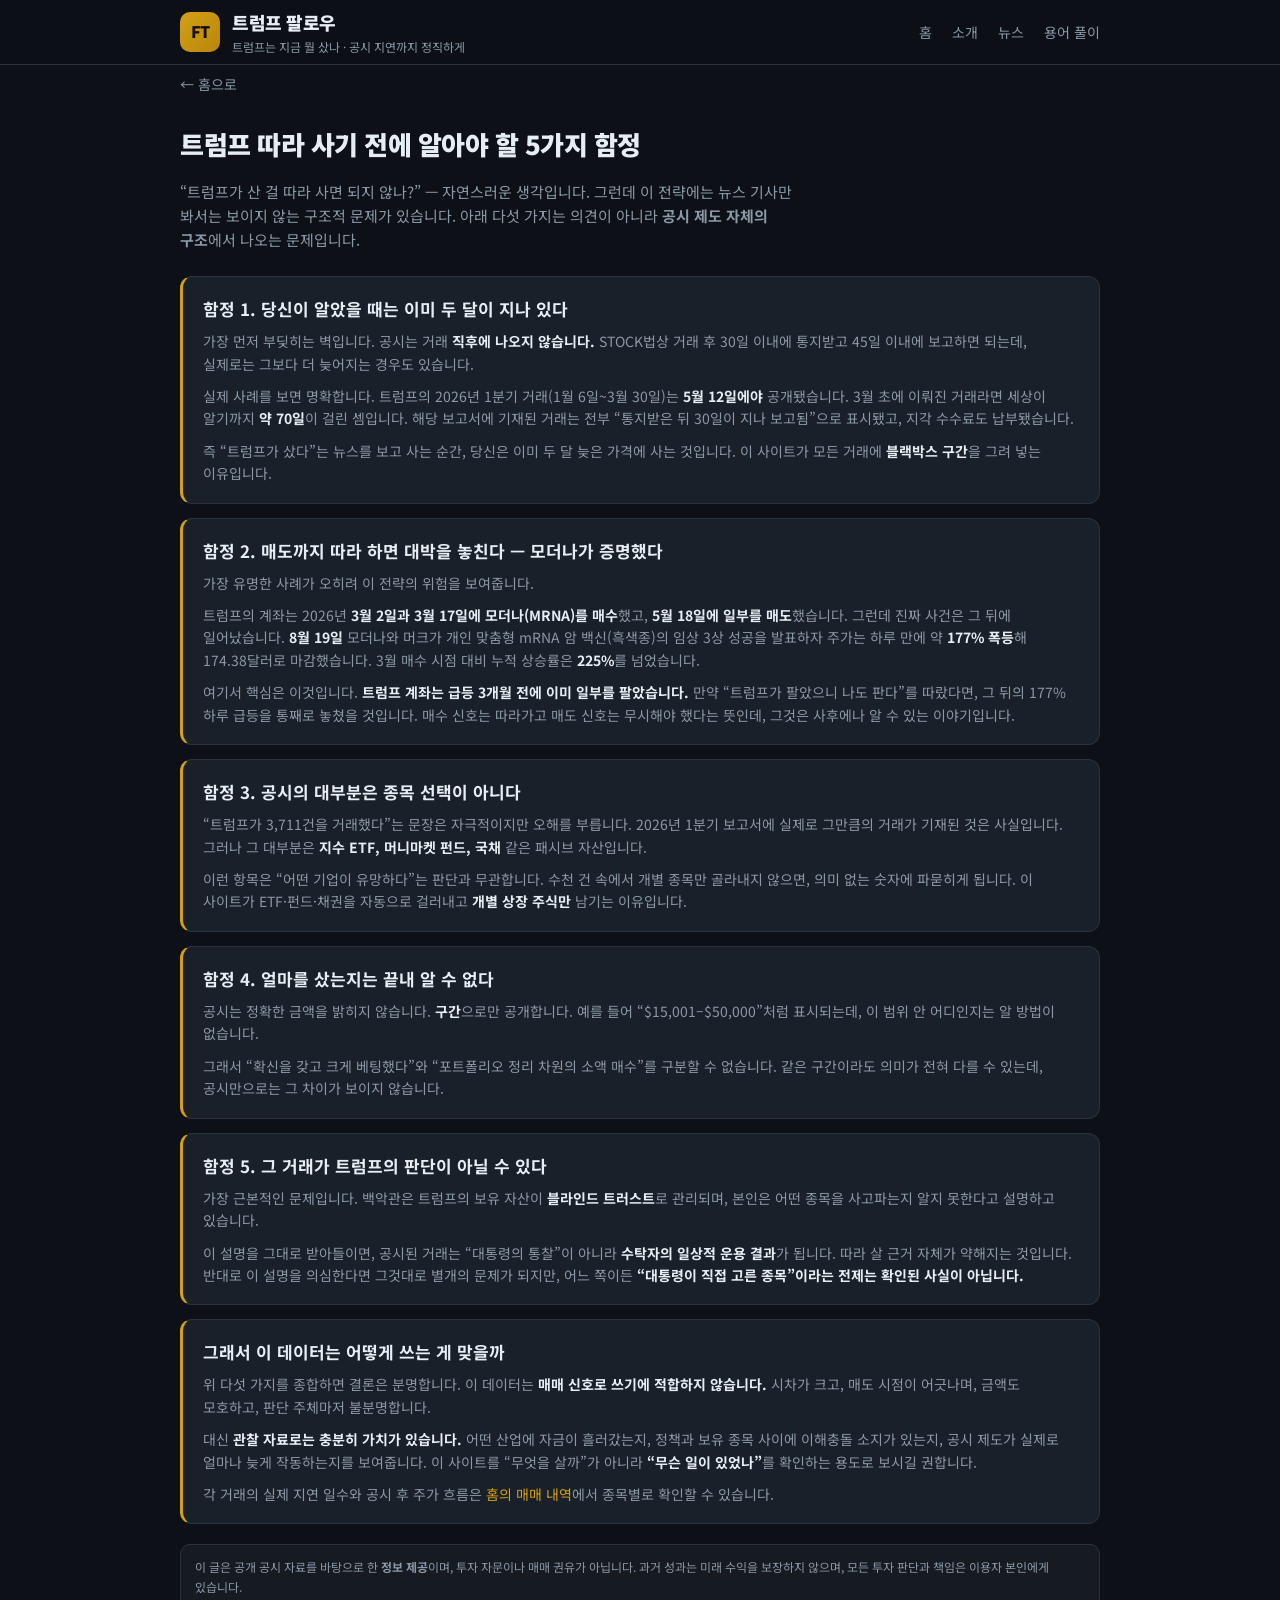
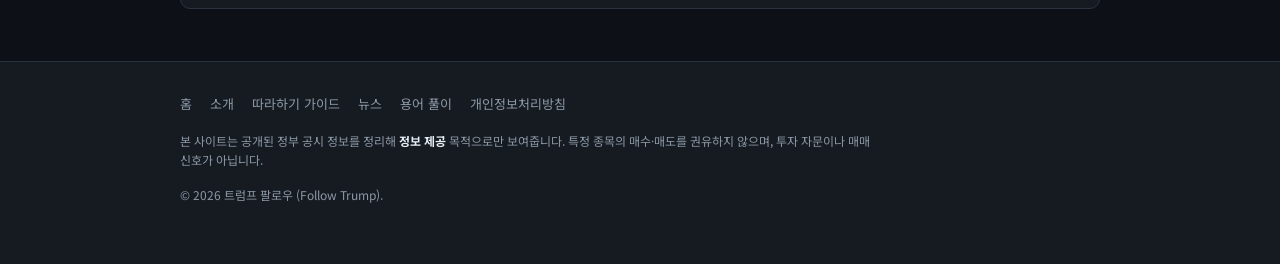
<file: guide.html>
<!DOCTYPE html>
<html lang="ko">
<head>
  <meta charset="UTF-8" />
  <meta name="viewport" content="width=device-width, initial-scale=1.0" />
  <title>트럼프 따라 사기 전에 알아야 할 5가지 함정 | 트럼프 팔로우</title>
  <meta name="description" content="트럼프의 주식 매매를 따라 사려는 사람이 반드시 먼저 알아야 할 구조적 함정 5가지. 공시 지연, 모더나 사례가 보여준 따라 팔기의 위험, ETF 노이즈, 금액 구간, 블라인드 트러스트." />
  <link rel="preconnect" href="https://fonts.googleapis.com" />
  <link rel="preconnect" href="https://fonts.gstatic.com" crossorigin />
  <link href="https://fonts.googleapis.com/css2?family=Noto+Sans+KR:wght@400;500;700;900&display=swap" rel="stylesheet" />
  <link rel="stylesheet" href="styles.css" />
  <!-- Google Analytics (GA4) -->
  <script async src="https://www.googletagmanager.com/gtag/js?id=G-WWXNT707HV"></script>
  <script>
    window.dataLayer = window.dataLayer || [];
    function gtag(){dataLayer.push(arguments);}
    gtag('js', new Date());
    gtag('config', 'G-WWXNT707HV');
  </script>
</head>
<body>
  <header class="site-header">
    <div class="wrap header-inner">
      <a class="brand" href="index.html">
        <span class="brand-mark">FT</span>
        <div class="brand-text">
          <h1>트럼프 팔로우</h1>
          <p>트럼프는 지금 뭘 샀나 · 공시 지연까지 정직하게</p>
        </div>
      </a>
      <nav class="top-nav">
        <a href="index.html">홈</a>
        <a href="about.html">소개</a>
        <a href="news.html">뉴스</a>
        <a href="glossary.html">용어 풀이</a>
      </nav>
    </div>
  </header>

  <main class="wrap glossary">
    <a class="back-link" href="index.html">← 홈으로</a>
    <h2 class="glossary-title">트럼프 따라 사기 전에 알아야 할 5가지 함정</h2>
    <p class="glossary-intro">
      “트럼프가 산 걸 따라 사면 되지 않나?” — 자연스러운 생각입니다.
      그런데 이 전략에는 뉴스 기사만 봐서는 보이지 않는 구조적 문제가 있습니다.
      아래 다섯 가지는 의견이 아니라 <b>공시 제도 자체의 구조</b>에서 나오는 문제입니다.
    </p>

    <article class="term">
      <h3>함정 1. 당신이 알았을 때는 이미 두 달이 지나 있다</h3>
      <p>
        가장 먼저 부딪히는 벽입니다. 공시는 거래 <b>직후에 나오지 않습니다.</b>
        STOCK법상 거래 후 30일 이내에 통지받고 45일 이내에 보고하면 되는데,
        실제로는 그보다 더 늦어지는 경우도 있습니다.
      </p>
      <p style="margin-top:10px">
        실제 사례를 보면 명확합니다. 트럼프의 2026년 1분기 거래(1월 6일~3월 30일)는
        <b>5월 12일에야</b> 공개됐습니다. 3월 초에 이뤄진 거래라면 세상이 알기까지 <b>약 70일</b>이 걸린 셈입니다.
        해당 보고서에 기재된 거래는 전부 “통지받은 뒤 30일이 지나 보고됨”으로 표시됐고, 지각 수수료도 납부됐습니다.
      </p>
      <p style="margin-top:10px">
        즉 “트럼프가 샀다”는 뉴스를 보고 사는 순간, 당신은 이미 두 달 늦은 가격에 사는 것입니다.
        이 사이트가 모든 거래에 <b>블랙박스 구간</b>을 그려 넣는 이유입니다.
      </p>
    </article>

    <article class="term">
      <h3>함정 2. 매도까지 따라 하면 대박을 놓친다 — 모더나가 증명했다</h3>
      <p>
        가장 유명한 사례가 오히려 이 전략의 위험을 보여줍니다.
      </p>
      <p style="margin-top:10px">
        트럼프의 계좌는 2026년 <b>3월 2일과 3월 17일에 모더나(MRNA)를 매수</b>했고,
        <b>5월 18일에 일부를 매도</b>했습니다. 그런데 진짜 사건은 그 뒤에 일어났습니다.
        <b>8월 19일</b> 모더나와 머크가 개인 맞춤형 mRNA 암 백신(흑색종)의 임상 3상 성공을 발표하자
        주가는 하루 만에 약 <b>177% 폭등</b>해 174.38달러로 마감했습니다.
        3월 매수 시점 대비 누적 상승률은 <b>225%</b>를 넘었습니다.
      </p>
      <p style="margin-top:10px">
        여기서 핵심은 이것입니다. <b>트럼프 계좌는 급등 3개월 전에 이미 일부를 팔았습니다.</b>
        만약 “트럼프가 팔았으니 나도 판다”를 따랐다면, 그 뒤의 177% 하루 급등을 통째로 놓쳤을 것입니다.
        매수 신호는 따라가고 매도 신호는 무시해야 했다는 뜻인데, 그것은 사후에나 알 수 있는 이야기입니다.
      </p>
    </article>

    <article class="term">
      <h3>함정 3. 공시의 대부분은 종목 선택이 아니다</h3>
      <p>
        “트럼프가 3,711건을 거래했다”는 문장은 자극적이지만 오해를 부릅니다.
        2026년 1분기 보고서에 실제로 그만큼의 거래가 기재된 것은 사실입니다.
        그러나 그 대부분은 <b>지수 ETF, 머니마켓 펀드, 국채</b> 같은 패시브 자산입니다.
      </p>
      <p style="margin-top:10px">
        이런 항목은 “어떤 기업이 유망하다”는 판단과 무관합니다.
        수천 건 속에서 개별 종목만 골라내지 않으면, 의미 없는 숫자에 파묻히게 됩니다.
        이 사이트가 ETF·펀드·채권을 자동으로 걸러내고 <b>개별 상장 주식만</b> 남기는 이유입니다.
      </p>
    </article>

    <article class="term">
      <h3>함정 4. 얼마를 샀는지는 끝내 알 수 없다</h3>
      <p>
        공시는 정확한 금액을 밝히지 않습니다. <b>구간</b>으로만 공개합니다.
        예를 들어 “$15,001–$50,000”처럼 표시되는데, 이 범위 안 어디인지는 알 방법이 없습니다.
      </p>
      <p style="margin-top:10px">
        그래서 “확신을 갖고 크게 베팅했다”와 “포트폴리오 정리 차원의 소액 매수”를 구분할 수 없습니다.
        같은 구간이라도 의미가 전혀 다를 수 있는데, 공시만으로는 그 차이가 보이지 않습니다.
      </p>
    </article>

    <article class="term">
      <h3>함정 5. 그 거래가 트럼프의 판단이 아닐 수 있다</h3>
      <p>
        가장 근본적인 문제입니다. 백악관은 트럼프의 보유 자산이
        <b>블라인드 트러스트</b>로 관리되며, 본인은 어떤 종목을 사고파는지 알지 못한다고 설명하고 있습니다.
      </p>
      <p style="margin-top:10px">
        이 설명을 그대로 받아들이면, 공시된 거래는 “대통령의 통찰”이 아니라
        <b>수탁자의 일상적 운용 결과</b>가 됩니다. 따라 살 근거 자체가 약해지는 것입니다.
        반대로 이 설명을 의심한다면 그것대로 별개의 문제가 되지만,
        어느 쪽이든 <b>“대통령이 직접 고른 종목”이라는 전제는 확인된 사실이 아닙니다.</b>
      </p>
    </article>

    <article class="term">
      <h3>그래서 이 데이터는 어떻게 쓰는 게 맞을까</h3>
      <p>
        위 다섯 가지를 종합하면 결론은 분명합니다.
        이 데이터는 <b>매매 신호로 쓰기에 적합하지 않습니다.</b>
        시차가 크고, 매도 시점이 어긋나며, 금액도 모호하고, 판단 주체마저 불분명합니다.
      </p>
      <p style="margin-top:10px">
        대신 <b>관찰 자료로는 충분히 가치가 있습니다.</b>
        어떤 산업에 자금이 흘러갔는지, 정책과 보유 종목 사이에 이해충돌 소지가 있는지,
        공시 제도가 실제로 얼마나 늦게 작동하는지를 보여줍니다.
        이 사이트를 “무엇을 살까”가 아니라 <b>“무슨 일이 있었나”</b>를 확인하는 용도로 보시길 권합니다.
      </p>
      <p style="margin-top:10px">
        각 거래의 실제 지연 일수와 공시 후 주가 흐름은
        <a href="index.html" style="color:var(--accent)">홈의 매매 내역</a>에서 종목별로 확인할 수 있습니다.
      </p>
    </article>

    <p class="disclaimer-inline" style="margin-top:20px">
      이 글은 공개 공시 자료를 바탕으로 한 <b>정보 제공</b>이며, 투자 자문이나 매매 권유가 아닙니다.
      과거 성과는 미래 수익을 보장하지 않으며, 모든 투자 판단과 책임은 이용자 본인에게 있습니다.
    </p>
  </main>

  <footer class="site-footer">
    <div class="wrap">
      <nav class="footer-nav">
        <a href="index.html">홈</a>
        <a href="about.html">소개</a>
        <a href="guide.html">따라하기 가이드</a>
        <a href="news.html">뉴스</a>
        <a href="glossary.html">용어 풀이</a>
        <a href="privacy.html">개인정보처리방침</a>
      </nav>
      <p class="legal">
        본 사이트는 공개된 정부 공시 정보를 정리해 <b>정보 제공</b> 목적으로만 보여줍니다.
        특정 종목의 매수·매도를 권유하지 않으며, 투자 자문이나 매매 신호가 아닙니다.
      </p>
      <p class="copy">© 2026 트럼프 팔로우 (Follow Trump).</p>
    </div>
  </footer>
</body>
</html>
</file>
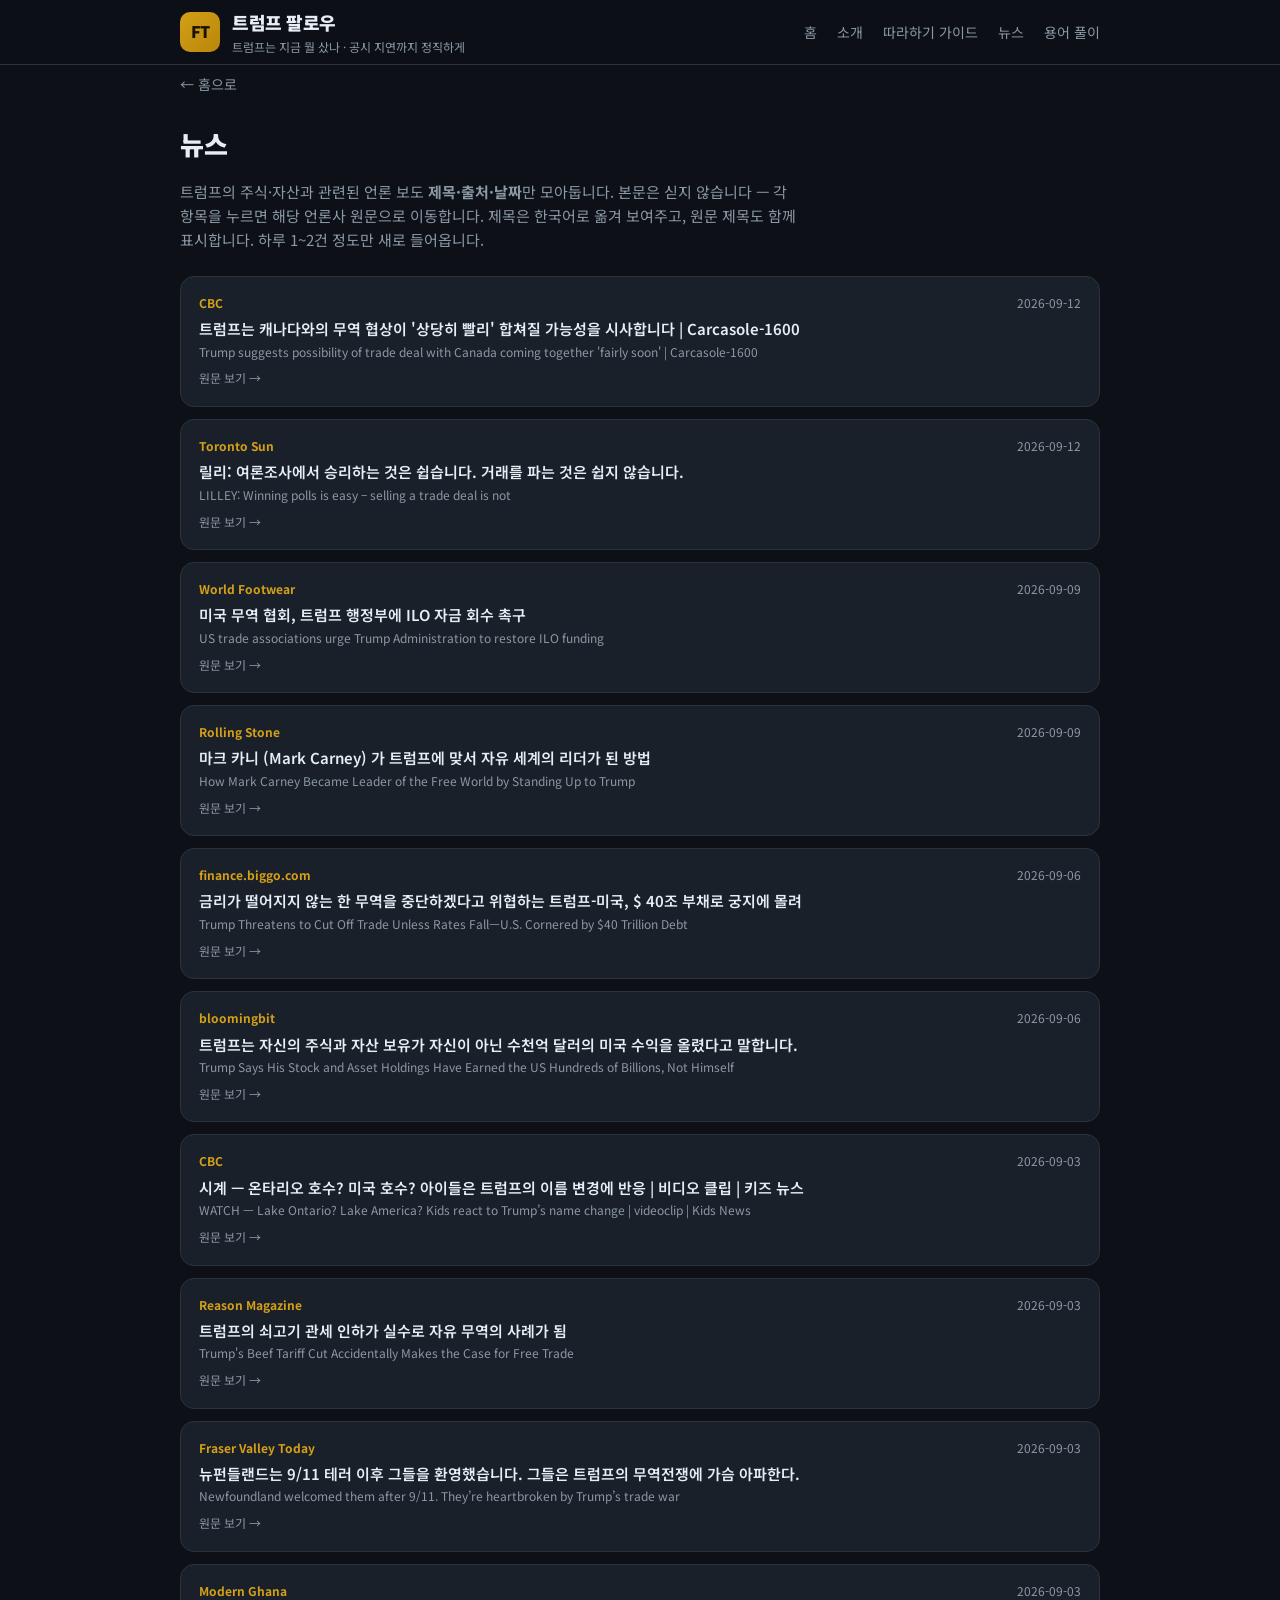
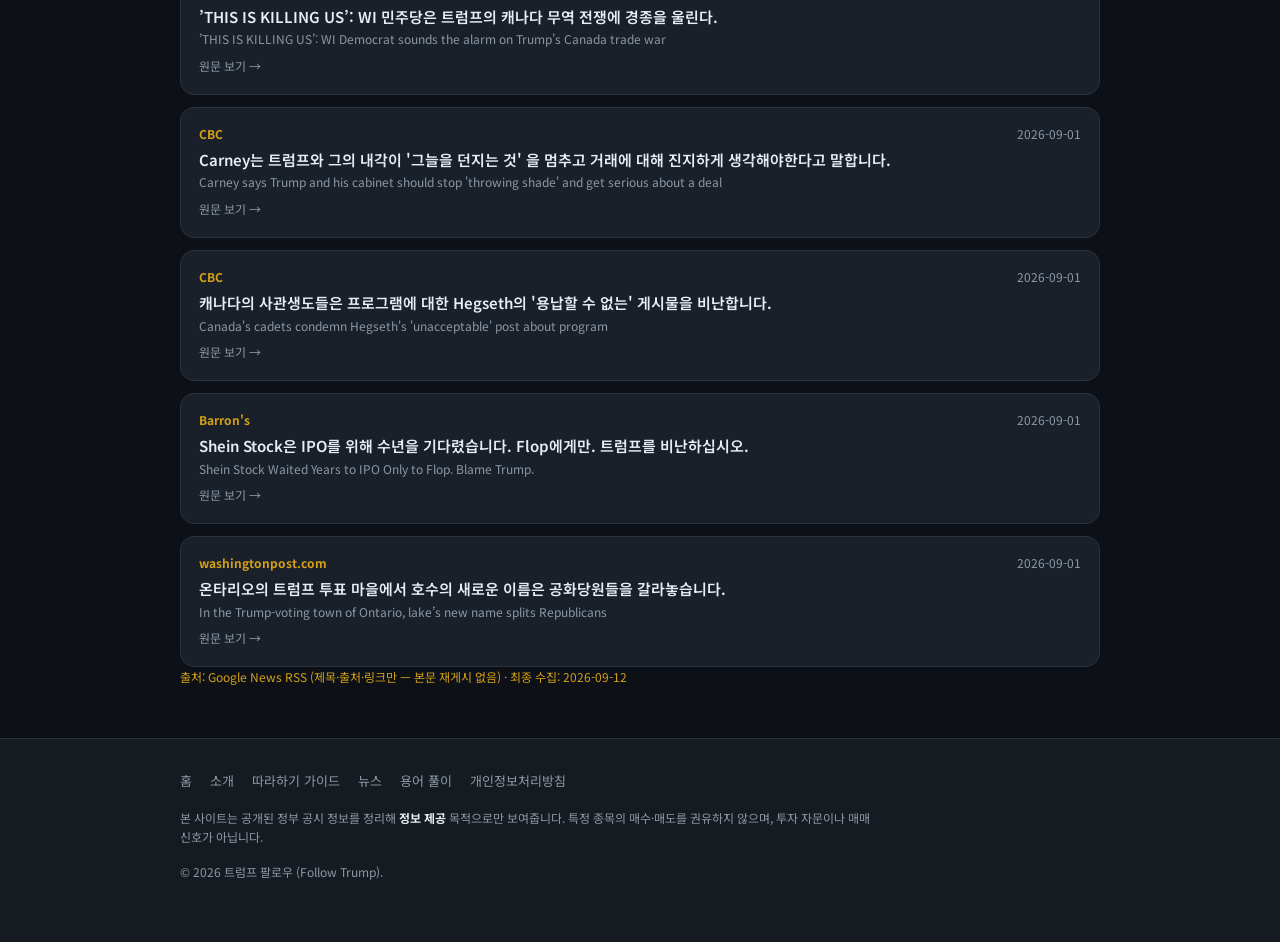
<file: news.html>
<!DOCTYPE html>
<html lang="ko">
<head>
  <meta charset="UTF-8" />
  <meta name="viewport" content="width=device-width, initial-scale=1.0" />
  <title>뉴스 — 트럼프 관련 최신 헤드라인 | 트럼프 팔로우</title>
  <meta name="description" content="트럼프의 주식·자산 관련 언론 보도 헤드라인을 모아둡니다. 본문은 싣지 않고 제목·출처·날짜와 원문 링크만 제공합니다." />
  <link rel="preconnect" href="https://fonts.googleapis.com" />
  <link rel="preconnect" href="https://fonts.gstatic.com" crossorigin />
  <link href="https://fonts.googleapis.com/css2?family=Noto+Sans+KR:wght@400;500;700;900&display=swap" rel="stylesheet" />
  <link rel="stylesheet" href="styles.css" />
  <!-- Google Analytics (GA4) -->
  <script async src="https://www.googletagmanager.com/gtag/js?id=G-WWXNT707HV"></script>
  <script>
    window.dataLayer = window.dataLayer || [];
    function gtag(){dataLayer.push(arguments);}
    gtag('js', new Date());
    gtag('config', 'G-WWXNT707HV');
  </script>
</head>
<body>
  <header class="site-header">
    <div class="wrap header-inner">
      <a class="brand" href="index.html">
        <span class="brand-mark">FT</span>
        <div class="brand-text">
          <h1>트럼프 팔로우</h1>
          <p>트럼프는 지금 뭘 샀나 · 공시 지연까지 정직하게</p>
        </div>
      </a>
      <nav class="top-nav">
        <a href="index.html">홈</a>
        <a href="about.html">소개</a>
        <a href="guide.html">따라하기 가이드</a>
        <a href="news.html">뉴스</a>
        <a href="glossary.html">용어 풀이</a>
      </nav>
    </div>
  </header>

  <main class="wrap glossary">
    <a class="back-link" href="index.html">← 홈으로</a>
    <h2 class="glossary-title">뉴스</h2>
    <p class="glossary-intro">
      트럼프의 주식·자산과 관련된 언론 보도 <b>제목·출처·날짜</b>만 모아둡니다.
      본문은 싣지 않습니다 — 각 항목을 누르면 해당 언론사 원문으로 이동합니다.
      제목은 한국어로 옮겨 보여주고, 원문 제목도 함께 표시합니다.
      하루 1~2건 정도만 새로 들어옵니다.
    </p>

    <div id="newsList" class="news-list">
      <!-- JS로 채움 -->
    </div>
    <p id="newsEmpty" class="muted" hidden>아직 수집된 뉴스가 없습니다.</p>
    <p class="src" id="newsSourceNote"></p>
  </main>

  <footer class="site-footer">
    <div class="wrap">
      <nav class="footer-nav">
        <a href="index.html">홈</a>
        <a href="about.html">소개</a>
        <a href="guide.html">따라하기 가이드</a>
        <a href="news.html">뉴스</a>
        <a href="glossary.html">용어 풀이</a>
        <a href="privacy.html">개인정보처리방침</a>
      </nav>
      <p class="legal">
        본 사이트는 공개된 정부 공시 정보를 정리해 <b>정보 제공</b> 목적으로만 보여줍니다.
        특정 종목의 매수·매도를 권유하지 않으며, 투자 자문이나 매매 신호가 아닙니다.
      </p>
      <p class="copy">© 2026 트럼프 팔로우 (Follow Trump).</p>
    </div>
  </footer>

  <script src="common.js"></script>
  <script src="news.js"></script>
</body>
</html>
</file>
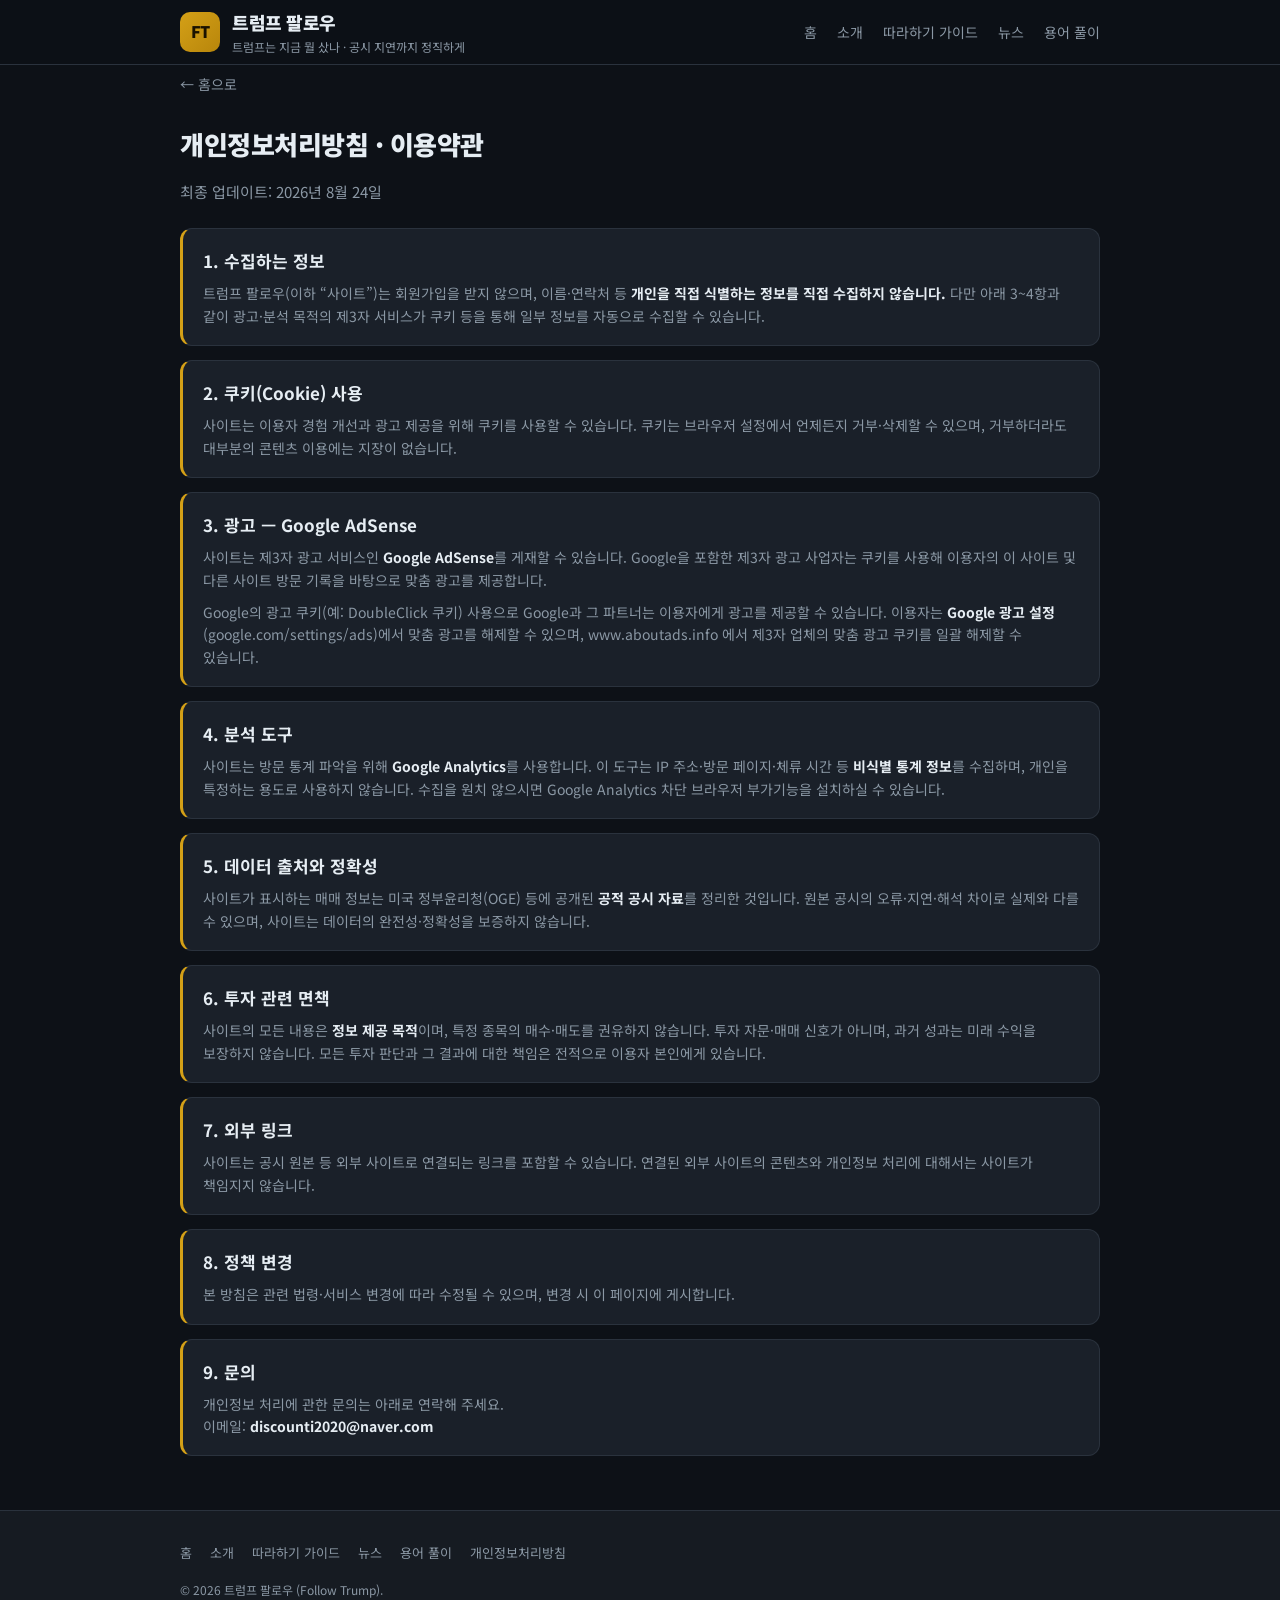
<file: privacy.html>
<!DOCTYPE html>
<html lang="ko">
<head>
  <meta charset="UTF-8" />
  <meta name="viewport" content="width=device-width, initial-scale=1.0" />
  <title>개인정보처리방침 · 이용약관 | 트럼프 팔로우</title>
  <meta name="description" content="트럼프 팔로우의 개인정보처리방침, 쿠키 및 광고(Google AdSense) 정책, 면책 조항." />
  <link rel="preconnect" href="https://fonts.googleapis.com" />
  <link rel="preconnect" href="https://fonts.gstatic.com" crossorigin />
  <link href="https://fonts.googleapis.com/css2?family=Noto+Sans+KR:wght@400;500;700;900&display=swap" rel="stylesheet" />
  <link rel="stylesheet" href="styles.css" />
  <!-- Google Analytics (GA4) -->
  <script async src="https://www.googletagmanager.com/gtag/js?id=G-WWXNT707HV"></script>
  <script>
    window.dataLayer = window.dataLayer || [];
    function gtag(){dataLayer.push(arguments);}
    gtag('js', new Date());
    gtag('config', 'G-WWXNT707HV');
  </script>
</head>
<body>
  <header class="site-header">
    <div class="wrap header-inner">
      <a class="brand" href="index.html">
        <span class="brand-mark">FT</span>
        <div class="brand-text">
          <h1>트럼프 팔로우</h1>
          <p>트럼프는 지금 뭘 샀나 · 공시 지연까지 정직하게</p>
        </div>
      </a>
      <nav class="top-nav">
        <a href="index.html">홈</a>
        <a href="about.html">소개</a>
        <a href="guide.html">따라하기 가이드</a>
        <a href="news.html">뉴스</a>
        <a href="glossary.html">용어 풀이</a>
      </nav>
    </div>
  </header>

  <main class="wrap glossary">
    <a class="back-link" href="index.html">← 홈으로</a>
    <h2 class="glossary-title">개인정보처리방침 · 이용약관</h2>
    <p class="glossary-intro">최종 업데이트: 2026년 8월 24일</p>

    <article class="term">
      <h3>1. 수집하는 정보</h3>
      <p>
        트럼프 팔로우(이하 “사이트”)는 회원가입을 받지 않으며, 이름·연락처 등 <b>개인을 직접 식별하는 정보를 직접 수집하지 않습니다.</b>
        다만 아래 3~4항과 같이 광고·분석 목적의 제3자 서비스가 쿠키 등을 통해 일부 정보를 자동으로 수집할 수 있습니다.
      </p>
    </article>

    <article class="term">
      <h3>2. 쿠키(Cookie) 사용</h3>
      <p>
        사이트는 이용자 경험 개선과 광고 제공을 위해 쿠키를 사용할 수 있습니다.
        쿠키는 브라우저 설정에서 언제든지 거부·삭제할 수 있으며, 거부하더라도 대부분의 콘텐츠 이용에는 지장이 없습니다.
      </p>
    </article>

    <article class="term">
      <h3>3. 광고 — Google AdSense</h3>
      <p>
        사이트는 제3자 광고 서비스인 <b>Google AdSense</b>를 게재할 수 있습니다.
        Google을 포함한 제3자 광고 사업자는 쿠키를 사용해 이용자의 이 사이트 및 다른 사이트 방문 기록을 바탕으로 맞춤 광고를 제공합니다.
      </p>
      <p style="margin-top:10px">
        Google의 광고 쿠키(예: DoubleClick 쿠키) 사용으로 Google과 그 파트너는 이용자에게 광고를 제공할 수 있습니다.
        이용자는 <b>Google 광고 설정</b>(google.com/settings/ads)에서 맞춤 광고를 해제할 수 있으며,
        www.aboutads.info 에서 제3자 업체의 맞춤 광고 쿠키를 일괄 해제할 수 있습니다.
      </p>
    </article>

    <article class="term">
      <h3>4. 분석 도구</h3>
      <p>
        사이트는 방문 통계 파악을 위해 <b>Google Analytics</b>를 사용합니다.
        이 도구는 IP 주소·방문 페이지·체류 시간 등 <b>비식별 통계 정보</b>를 수집하며, 개인을 특정하는 용도로 사용하지 않습니다.
        수집을 원치 않으시면 <a href="https://tools.google.com/dlpage/gaoptout" target="_blank" rel="noopener noreferrer">Google Analytics 차단 브라우저 부가기능</a>을 설치하실 수 있습니다.
      </p>
    </article>

    <article class="term">
      <h3>5. 데이터 출처와 정확성</h3>
      <p>
        사이트가 표시하는 매매 정보는 미국 정부윤리청(OGE) 등에 공개된 <b>공적 공시 자료</b>를 정리한 것입니다.
        원본 공시의 오류·지연·해석 차이로 실제와 다를 수 있으며, 사이트는 데이터의 완전성·정확성을 보증하지 않습니다.
      </p>
    </article>

    <article class="term">
      <h3>6. 투자 관련 면책</h3>
      <p>
        사이트의 모든 내용은 <b>정보 제공 목적</b>이며, 특정 종목의 매수·매도를 권유하지 않습니다.
        투자 자문·매매 신호가 아니며, 과거 성과는 미래 수익을 보장하지 않습니다.
        모든 투자 판단과 그 결과에 대한 책임은 전적으로 이용자 본인에게 있습니다.
      </p>
    </article>

    <article class="term">
      <h3>7. 외부 링크</h3>
      <p>
        사이트는 공시 원본 등 외부 사이트로 연결되는 링크를 포함할 수 있습니다.
        연결된 외부 사이트의 콘텐츠와 개인정보 처리에 대해서는 사이트가 책임지지 않습니다.
      </p>
    </article>

    <article class="term">
      <h3>8. 정책 변경</h3>
      <p>
        본 방침은 관련 법령·서비스 변경에 따라 수정될 수 있으며, 변경 시 이 페이지에 게시합니다.
      </p>
    </article>

    <article class="term">
      <h3>9. 문의</h3>
      <p>
        개인정보 처리에 관한 문의는 아래로 연락해 주세요.<br />
        이메일: <b>discounti2020@naver.com</b>
      </p>
    </article>
  </main>

  <footer class="site-footer">
    <div class="wrap">
      <nav class="footer-nav">
        <a href="index.html">홈</a>
        <a href="about.html">소개</a>
        <a href="guide.html">따라하기 가이드</a>
        <a href="news.html">뉴스</a>
        <a href="glossary.html">용어 풀이</a>
        <a href="privacy.html">개인정보처리방침</a>
      </nav>
      <p class="copy">© 2026 트럼프 팔로우 (Follow Trump).</p>
    </div>
  </footer>
</body>
</html>
</file>
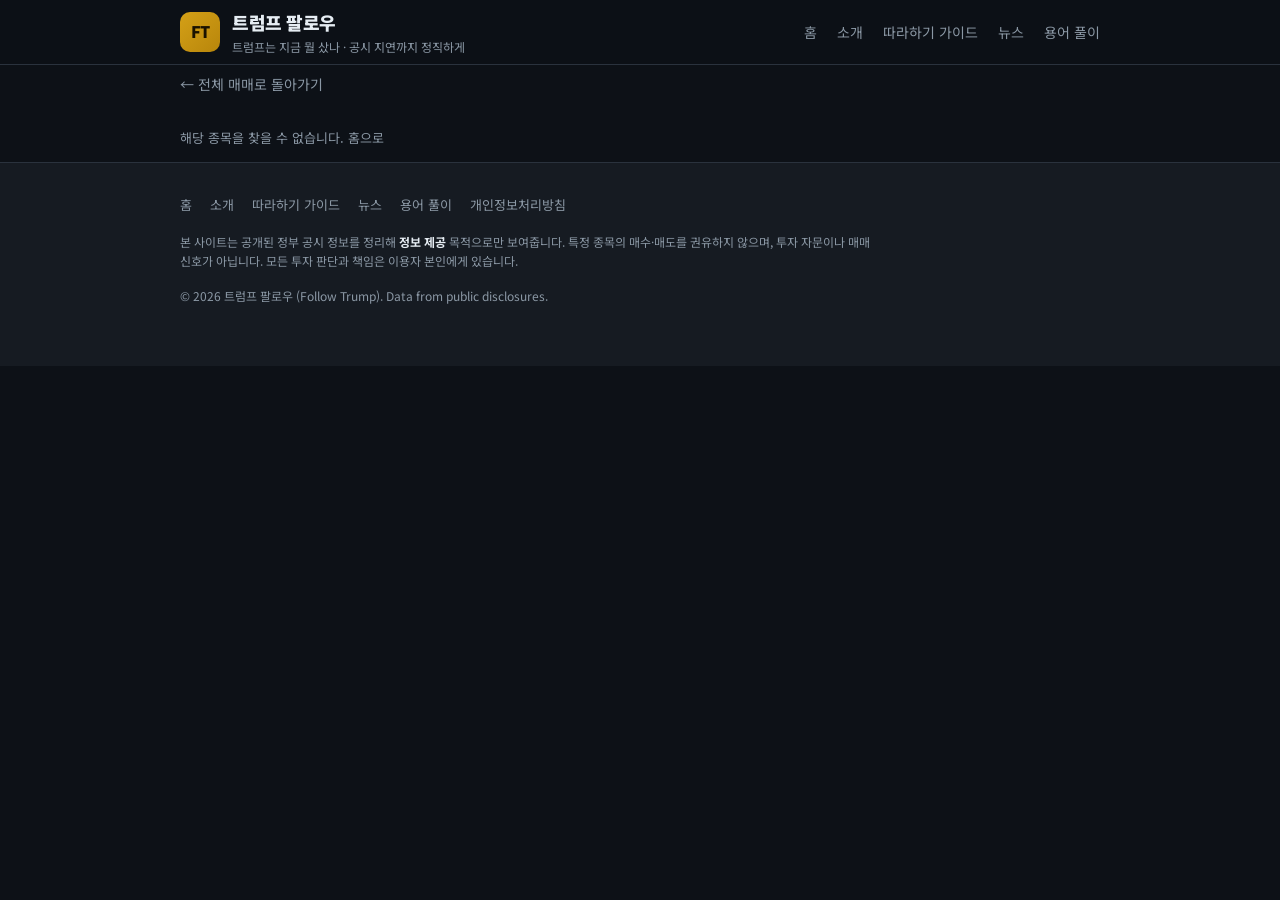
<file: stock.html>
<!DOCTYPE html>
<html lang="ko">
<head>
  <meta charset="UTF-8" />
  <meta name="viewport" content="width=device-width, initial-scale=1.0" />
  <title>종목 상세 | 트럼프 팔로우</title>
  <meta name="description" content="트럼프가 이 종목을 언제 얼마에 사고팔았는지, 공시 지연과 공시 이후 추적 수익률까지 한국어로 정리합니다." />
  <link rel="preconnect" href="https://fonts.googleapis.com" />
  <link rel="preconnect" href="https://fonts.gstatic.com" crossorigin />
  <link href="https://fonts.googleapis.com/css2?family=Noto+Sans+KR:wght@400;500;700;900&display=swap" rel="stylesheet" />
  <link rel="stylesheet" href="styles.css" />
  <!-- Google Analytics (GA4) -->
  <script async src="https://www.googletagmanager.com/gtag/js?id=G-WWXNT707HV"></script>
  <script>
    window.dataLayer = window.dataLayer || [];
    function gtag(){dataLayer.push(arguments);}
    gtag('js', new Date());
    gtag('config', 'G-WWXNT707HV');
  </script>
</head>
<body>
  <header class="site-header">
    <div class="wrap header-inner">
      <a class="brand" href="index.html">
        <span class="brand-mark">FT</span>
        <div class="brand-text">
          <h1>트럼프 팔로우</h1>
          <p>트럼프는 지금 뭘 샀나 · 공시 지연까지 정직하게</p>
        </div>
      </a>
      <nav class="top-nav">
        <a href="index.html">홈</a>
        <a href="about.html">소개</a>
        <a href="guide.html">따라하기 가이드</a>
        <a href="news.html">뉴스</a>
        <a href="glossary.html">용어 풀이</a>
      </nav>
    </div>
  </header>

  <main class="wrap">
    <a class="back-link" href="index.html">← 전체 매매로 돌아가기</a>
    <div id="detail"><!-- JS로 채움 --></div>
  </main>

  <footer class="site-footer">
    <div class="wrap">
      <nav class="footer-nav">
        <a href="index.html">홈</a>
        <a href="about.html">소개</a>
        <a href="guide.html">따라하기 가이드</a>
        <a href="news.html">뉴스</a>
        <a href="glossary.html">용어 풀이</a>
        <a href="privacy.html">개인정보처리방침</a>
      </nav>
      <p class="legal">
        본 사이트는 공개된 정부 공시 정보를 정리해 <b>정보 제공</b> 목적으로만 보여줍니다.
        특정 종목의 매수·매도를 권유하지 않으며, 투자 자문이나 매매 신호가 아닙니다.
        모든 투자 판단과 책임은 이용자 본인에게 있습니다.
      </p>
      <p class="copy">© 2026 트럼프 팔로우 (Follow Trump). Data from public disclosures.</p>
    </div>
  </footer>

  <script src="common.js"></script>
  <script src="stock.js"></script>
</body>
</html>
</file>
<file: styles.css>
:root {
  --bg: #0d1117;
  --bg-soft: #161b22;
  --bg-card: #1a2029;
  --border: #2a323d;
  --text: #e6edf3;
  --muted: #8b98a5;
  --up: #ff4d4f;      /* 상승 = 빨강 (한국식) */
  --down: #3b82f6;    /* 하락 = 파랑 (한국식) */
  --accent: #d4a017;  /* 골드 포인트 */
  --blackbox: repeating-linear-gradient(45deg, #2a323d, #2a323d 6px, #202832 6px, #202832 12px);
  --radius: 14px;
}

* { box-sizing: border-box; }
html { scroll-behavior: smooth; }
body {
  margin: 0;
  word-break: keep-all;   /* 한글은 어절 단위로 줄바꿈 */
  overflow-wrap: anywhere; /* 단, 긴 영문/URL은 넘치지 않게 */
  font-family: "Noto Sans KR", system-ui, -apple-system, sans-serif;
  background: var(--bg);
  color: var(--text);
  line-height: 1.6;
  -webkit-font-smoothing: antialiased;
}
.wrap { max-width: 960px; margin: 0 auto; padding: 0 20px; }
a { color: inherit; text-decoration: none; }

/* Header */
.site-header {
  position: sticky; top: 0; z-index: 20;
  background: rgba(13,17,23,.85);
  backdrop-filter: blur(10px);
  border-bottom: 1px solid var(--border);
}
.header-inner { display: flex; align-items: center; justify-content: space-between; height: 64px; }
.brand { display: flex; align-items: center; gap: 12px; }
.brand-mark {
  display: grid; place-items: center;
  width: 40px; height: 40px; border-radius: 10px;
  background: linear-gradient(135deg, var(--accent), #b8860b);
  color: #1a1200; font-weight: 900; font-size: 16px; letter-spacing: -.5px;
}
.brand-text h1 { font-size: 18px; margin: 0; font-weight: 900; letter-spacing: -.5px; }
.brand-text p { font-size: 12px; margin: 0; color: var(--muted); }
.top-nav { display: flex; gap: 20px; font-size: 14px; color: var(--muted); }
.top-nav a:hover { color: var(--text); }

/* Hero */
.hero { padding: 56px 0 40px; border-bottom: 1px solid var(--border);
  background: radial-gradient(1200px 400px at 50% -100px, rgba(212,160,23,.08), transparent); }
.eyebrow { font-size: 12px; letter-spacing: 2px; color: var(--accent); font-weight: 700; margin: 0 0 14px; }
.hero-title { font-size: clamp(24px, 5vw, 40px); line-height: 1.25; margin: 0 0 18px; font-weight: 900; letter-spacing: -1px; }
.hero-title .hl { color: var(--accent); }
.hero-sub { font-size: 15px; color: var(--muted); max-width: 640px; margin: 0 0 28px; }
.hero-sub b { color: var(--text); }
.hero-stats { display: grid; grid-template-columns: repeat(3, 1fr); gap: 14px; max-width: 640px; }
.stat-box { background: var(--bg-card); border: 1px solid var(--border); border-radius: var(--radius); padding: 16px; }
.stat-box.is-key { border-color: rgba(212,160,23,.5); background: rgba(212,160,23,.07); }
.stat-box.is-key .num { color: var(--accent); }
.stat-box .num { font-size: 24px; font-weight: 900; letter-spacing: -.5px; }
.stat-box .lab { font-size: 12px; color: var(--muted); margin-top: 4px; }

/* Caveats (정직한 전제) */
.caveats { margin: 24px 0 0; background: var(--bg-card); border: 1px solid var(--border);
  border-left: 3px solid var(--accent); border-radius: 10px; padding: 14px 18px; }
.caveats .cav-title { font-size: 13px; font-weight: 700; color: var(--accent); margin-bottom: 8px; }
.caveats ul { margin: 0; padding-left: 18px; }
.caveats li { font-size: 13px; color: var(--muted); margin-bottom: 4px; }

.only-stock { font-size: 11px; vertical-align: middle; margin-left: 8px; padding: 3px 9px;
  border-radius: 999px; background: rgba(212,160,23,.15); color: var(--accent);
  border: 1px solid rgba(212,160,23,.4); font-weight: 700; }

/* Ad */
.ad-slot { margin: 28px auto; }
.ad-placeholder {
  border: 1px dashed var(--border); border-radius: var(--radius);
  color: var(--muted); font-size: 12px; text-align: center; padding: 12px;
  background: var(--bg-soft);
}

/* Sections */
main { padding: 8px 0 40px; }
section { margin: 40px 0; }
.section-head { display: flex; align-items: baseline; justify-content: space-between; margin-bottom: 18px; gap: 12px; flex-wrap: wrap; }
.section-head h3 { font-size: 22px; margin: 0; font-weight: 900; letter-spacing: -.5px; }
.muted { color: var(--muted); font-size: 13px; }

.filters { display: flex; gap: 8px; }
.chip {
  border: 1px solid var(--border); background: var(--bg-soft); color: var(--muted);
  border-radius: 999px; padding: 6px 14px; font-size: 13px; cursor: pointer; font-family: inherit;
  transition: .15s;
}
.chip:hover { color: var(--text); }
.chip.is-active { background: var(--accent); color: #1a1200; border-color: var(--accent); font-weight: 700; }

/* Trade cards */
.trade-list { display: grid; gap: 16px; }
.trade-card {
  display: block; color: inherit; text-decoration: none;
  background: var(--bg-card); border: 1px solid var(--border); border-radius: var(--radius);
  padding: 20px; overflow: hidden; transition: border-color .15s, transform .15s;
}
.trade-card:hover { border-color: var(--accent); transform: translateY(-2px); }
.new-badge { font-size: 10px; font-weight: 900; letter-spacing: .5px; padding: 3px 7px;
  border-radius: 5px; background: var(--up); color: #fff; margin-left: 8px; }
.tc-more { text-align: right; margin-top: 10px; }
.see-more { color: var(--accent); font-size: 13px; white-space: nowrap; }
.trade-card:hover .see-more { text-decoration: underline; }

/* 홈 카드용 소형 스파크라인 */
.chart-wrap.compact { margin: 2px 0 12px; }
.chart-wrap.compact .linechart { height: 56px; }
.tc-top { display: flex; align-items: center; justify-content: space-between; gap: 12px; margin-bottom: 16px; }
.tc-id { display: flex; align-items: center; gap: 12px; }
.tc-ticker {
  font-weight: 900; font-size: 18px; letter-spacing: -.5px;
  background: var(--bg-soft); border: 1px solid var(--border); border-radius: 8px; padding: 4px 10px;
}
.tc-name { font-size: 15px; }
.tc-name .en { color: var(--muted); font-size: 12px; margin-left: 6px; }
.tc-tags { display: flex; gap: 8px; align-items: center; }
.tag { font-size: 11px; padding: 3px 9px; border-radius: 999px; border: 1px solid var(--border); color: var(--muted); }
.tag.buy { color: var(--up); border-color: rgba(255,77,79,.4); }
.tag.sell { color: var(--down); border-color: rgba(59,130,246,.4); }
.tag.sector { color: var(--text); background: var(--bg-soft); }

/* Timeline (블랙박스 시각화) */
.timeline { margin: 6px 0 18px; }
.tl-track { position: relative; height: 44px; margin: 22px 0 8px; }
.tl-line { position: absolute; top: 50%; left: 0; right: 0; height: 3px; background: var(--border); transform: translateY(-50%); border-radius: 3px; }
.tl-blackbox {
  position: absolute; top: 50%; height: 18px; transform: translateY(-50%);
  background: var(--blackbox); border-radius: 4px; border: 1px solid var(--border);
}
.tl-point { position: absolute; top: 50%; transform: translate(-50%, -50%); text-align: center; }
/* 양 끝점: 중앙정렬하면 라벨 절반이 카드 밖으로 나가 잘린다 → 안쪽으로 붙인다 */
.tl-point.at-start { transform: translate(0, -50%); text-align: left; }
.tl-point.at-end   { transform: translate(-100%, -50%); text-align: right; }
.tl-point.at-start .tl-dot { margin: 0; }
.tl-point.at-end .tl-dot { margin-right: 0; margin-left: auto; }
.tl-dot { width: 12px; height: 12px; border-radius: 50%; margin: 0 auto; border: 2px solid var(--bg-card); }
.tl-dot.buy { background: var(--up); }
.tl-dot.sell { background: var(--down); }
.tl-dot.disclosure { background: var(--accent); }
.tl-dot.now { background: var(--text); }
.tl-label { font-size: 11px; color: var(--muted); margin-top: 6px; white-space: nowrap; }
.tl-label b { display: block; color: var(--text); font-size: 11px; }
.blackbox-note { font-size: 12px; color: var(--muted); text-align: center; }
.blackbox-note b { color: var(--accent); }

/* Metrics row */
.tc-metrics { display: grid; grid-template-columns: repeat(auto-fit, minmax(120px, 1fr)); gap: 10px; margin-top: 6px; }
.metric { background: var(--bg-soft); border: 1px solid var(--border); border-radius: 10px; padding: 10px 12px; }
.metric .m-lab { font-size: 11px; color: var(--muted); }
.metric .m-val { font-size: 15px; font-weight: 700; margin-top: 2px; }
.up { color: var(--up); }
.down { color: var(--down); }
.tc-catalyst { margin-top: 14px; font-size: 13px; color: var(--muted); border-top: 1px solid var(--border); padding-top: 12px; }
.tc-catalyst b { color: var(--text); }

/* Honest stats */
.honest-grid { display: grid; grid-template-columns: repeat(4, 1fr); gap: 14px; }
.hstat { background: var(--bg-card); border: 1px solid var(--border); border-radius: var(--radius); padding: 18px; text-align: center; }
.hstat .num { font-size: 26px; font-weight: 900; letter-spacing: -.5px; }
.hstat .lab { font-size: 12px; color: var(--muted); margin-top: 6px; }
.disclaimer-inline { font-size: 12px; color: var(--muted); margin-top: 16px; background: var(--bg-soft); border: 1px solid var(--border); border-radius: 10px; padding: 12px 14px; }

/* How */
.how-list { padding-left: 18px; color: var(--muted); font-size: 14px; }
.how-list li { margin-bottom: 8px; }
.how-list b { color: var(--text); }

/* Line chart (공시 후 추적) */
.chart-wrap { margin: 14px 0 4px; }
.chart-body { position: relative; }
.linechart { width: 100%; height: 180px; display: block; }
/* 축 라벨은 SVG 밖에 — preserveAspectRatio="none"이 SVG 내부 글자를 늘려버린다 */
.chart-scale { position: absolute; inset: 0; display: flex; flex-direction: column;
  justify-content: space-between; padding: 22px 0; pointer-events: none; }
.chart-scale span { font-size: 11px; color: var(--muted); background: var(--bg-card);
  padding: 0 4px; align-self: flex-start; }
.chart-legend { display: flex; flex-wrap: wrap; align-items: center; gap: 14px; font-size: 12px;
  color: var(--muted); margin-top: 6px; }
.chart-legend .dot { display: inline-block; width: 9px; height: 9px; border-radius: 50%; margin-right: 5px; vertical-align: middle; }
.chart-legend .dot.accent { background: var(--accent); }
.chart-legend .dot.up { background: var(--up); }
.chart-legend .dot.down { background: var(--down); }
.chart-ret { margin-left: auto; font-weight: 900; font-size: 15px; }
.chart-empty { font-size: 13px; color: var(--muted); padding: 20px; text-align: center;
  border: 1px dashed var(--border); border-radius: 10px; }

/* Detail page */
.back-link { display: inline-block; color: var(--muted); font-size: 14px; margin: 8px 0 20px; }
.back-link:hover { color: var(--accent); }
.detail-header { display: flex; align-items: flex-start; justify-content: space-between; gap: 16px;
  flex-wrap: wrap; border-bottom: 1px solid var(--border); padding-bottom: 18px; }
.dh-title { display: flex; align-items: center; gap: 14px; }
.dh-title h2 { margin: 0; font-size: 24px; font-weight: 900; letter-spacing: -.5px; }
.dh-title .en { display: block; font-size: 13px; color: var(--muted); font-weight: 400; }
.dh-meta { display: flex; align-items: center; gap: 12px; flex-wrap: wrap; }
.dh-price { font-size: 14px; color: var(--muted); }
.dh-ret { font-size: 18px; font-weight: 900; }
.detail-sub { font-size: 14px; color: var(--muted); margin: 16px 0 24px; }
.detail-sub b { color: var(--text); }
.detail-trade { background: var(--bg-card); border: 1px solid var(--border); border-radius: var(--radius);
  padding: 20px; margin-bottom: 18px; }
.dt-head { display: flex; align-items: center; justify-content: space-between; gap: 10px;
  flex-wrap: wrap; margin-bottom: 10px; }
.dt-dates { font-size: 12px; color: var(--muted); }
.dt-note { font-size: 12px; color: var(--muted); margin-top: 12px; border-top: 1px solid var(--border); padding-top: 10px; }

/* Glossary */
.glossary { padding-bottom: 40px; }
.glossary-title { font-size: 26px; font-weight: 900; margin: 8px 0 8px; letter-spacing: -.5px; }
.glossary-intro { color: var(--muted); font-size: 15px; max-width: 640px; margin-bottom: 24px; }
.term { background: var(--bg-card); border: 1px solid var(--border); border-left: 3px solid var(--accent);
  border-radius: 12px; padding: 18px 20px; margin-bottom: 14px; }
.term h3 { margin: 0 0 8px; font-size: 17px; font-weight: 700; }
.term p { margin: 0; font-size: 14px; color: var(--muted); }
.term b { color: var(--text); }

/* Footer */
.site-footer { border-top: 1px solid var(--border); padding: 32px 0 48px; background: var(--bg-soft); }
.footer-nav { display: flex; flex-wrap: wrap; gap: 18px; margin-bottom: 16px; }
.footer-nav a { font-size: 13px; color: var(--muted); }
.footer-nav a:hover { color: var(--accent); }

.src { font-size: 12px; color: var(--accent); margin: 0 0 12px; }
.legal { font-size: 12px; color: var(--muted); max-width: 700px; }
.legal b { color: var(--text); }
.copy { font-size: 12px; color: var(--muted); margin-top: 16px; }

/* Responsive */
@media (max-width: 680px) {
  .top-nav { display: none; }
  /* 3개짜리 통계를 2열로 두면 마지막 하나가 외톨이가 된다 → 3열 유지 */
  .hero-stats { grid-template-columns: repeat(3, 1fr); gap: 8px; }
  .hero-stats .stat-box { padding: 12px 10px; }
  .hero-stats .num { font-size: 19px; }
  .hero-stats .lab { font-size: 11px; }
  .honest-grid { grid-template-columns: repeat(2, 1fr); }
  .tc-metrics { grid-template-columns: repeat(2, 1fr); }
  .tc-metrics .metric:last-child:nth-child(odd) { grid-column: span 2; }
  .tc-top { flex-direction: column; align-items: flex-start; }
  .tl-label { font-size: 10px; }
  .detail-header { flex-direction: column; }
}

/* ── 매매 내역 표 (홈) ─────────────────────────────────────── */
.table-controls {
  display: flex; gap: 10px; flex-wrap: wrap; align-items: center; margin-bottom: 14px;
}
.search-box {
  flex: 1 1 260px; min-width: 0; padding: 10px 14px; font-size: 14px;
  background: var(--bg-soft); border: 1px solid var(--border); border-radius: 999px;
  color: var(--text); font-family: inherit;
}
.search-box::placeholder { color: var(--muted); }
.search-box:focus { outline: none; border-color: var(--accent); }
.sector-select {
  padding: 9px 12px; font-size: 13px; background: var(--bg-soft);
  border: 1px solid var(--border); border-radius: 999px; color: var(--text); font-family: inherit;
}
.sector-select:focus { outline: none; border-color: var(--accent); }

.trade-table-wrap { overflow-x: auto; border: 1px solid var(--border); border-radius: var(--radius); }
/* body의 전역 overflow-wrap:anywhere가 nowrap 칸에서도 티커·배지 글자를
   강제로 쪼갰다("TSLA" → "TSL/A"). 표 안에서는 대신 가로 스크롤로
   넘치는 폭을 처리하므로, 글자 단위 강제 줄바꿈을 꺼야 한다(실측 확인). */
.trade-table { width: 100%; border-collapse: collapse; font-size: 14px; min-width: 720px;
  word-break: normal; overflow-wrap: normal; }
.trade-table thead th {
  text-align: left; padding: 12px 14px; font-size: 12px; font-weight: 700; color: var(--muted);
  background: var(--bg-soft); border-bottom: 1px solid var(--border); white-space: nowrap;
  position: sticky; top: 0; z-index: 1;
}
.trade-table th.num, .trade-table td.num { text-align: right; }
.trade-table th.sortable { cursor: pointer; user-select: none; }
.trade-table th.sortable:hover { color: var(--text); }
.trade-table th.sortable::after { content: "↕"; opacity: .35; margin-left: 5px; font-size: 10px; }
.trade-table th.sort-asc::after { content: "▲"; opacity: 1; color: var(--accent); }
.trade-table th.sort-desc::after { content: "▼"; opacity: 1; color: var(--accent); }
.trade-table tbody td { padding: 11px 14px; border-bottom: 1px solid var(--border); vertical-align: middle; }
.trade-table tbody tr { cursor: pointer; transition: background .12s; }
.trade-table tbody tr:hover { background: var(--bg-soft); }
.trade-table tbody tr:last-child td { border-bottom: none; }
/* 티커("TSLA")가 좁은 칸 폭 때문에 글자 단위로 줄바꿈(TSL/A)되던 문제.
   .nm은 display:block이라 nowrap을 얹어도 원래 의도한 줄바꿈(티커 아래
   한글명 한 줄)은 그대로 유지되고, 각 줄 안에서의 글자 단위 wrap만 막힌다. */
.trade-table .c-tick { white-space: nowrap; }
.trade-table .c-tick .tk { font-weight: 800; letter-spacing: .3px; }
.trade-table .c-tick .nm { display: block; font-size: 12px; color: var(--muted); margin-top: 1px; }
.trade-table .c-sec { color: var(--text); white-space: nowrap; }
/* 모바일에서 매수/매도 태그+배지가 줄바꿈되며 칸이 세로로 찌그러지던 문제.
   이 칸만 nowrap이 빠져 있었다 — 좁은 화면에서 "매도"와 "확인" 배지 사이의
   공백에서 줄바꿈이 일어나 셀이 90px 높이까지 늘어졌었다(실측). */
.trade-table .c-act { white-space: nowrap; }
.trade-table .c-amt { white-space: nowrap; font-variant-numeric: tabular-nums; }
.trade-table .c-date, .trade-table .c-delay { white-space: nowrap; color: var(--muted); font-variant-numeric: tabular-nums; }
.trade-table td.num.up { color: var(--up); font-weight: 700; }
.trade-table td.num.down { color: var(--down); font-weight: 700; }
.trade-table .c-go { color: var(--accent); text-align: right; width: 1%; }

/* 배지 (추정/근사/확인) */
.badge { font-size: 10px; padding: 2px 6px; border-radius: 5px; border: 1px solid var(--border);
  color: var(--muted); white-space: nowrap; vertical-align: middle; }
.badge.inferred { color: var(--accent); border-color: rgba(212,160,23,.4); background: rgba(212,160,23,.1); }
.badge.approx { color: var(--muted); }
.badge.verified { color: var(--down); border-color: rgba(59,130,246,.4); }
.badge-inline { font-size: 11px; padding: 1px 6px; border-radius: 5px; }
.badge-inline.inferred { color: var(--accent); background: rgba(212,160,23,.1); }
.badge-inline.approx { color: var(--muted); border: 1px solid var(--border); }
.table-note { margin-top: 12px; line-height: 1.7; }
.hstat-note { grid-column: 1 / -1; margin: 6px 0 0; }

/* ── 뉴스 (제목·출처·날짜만, 본문 없음) ────────────────────────── */
.news-list { display: flex; flex-direction: column; gap: 12px; margin-top: 20px; }
.news-item {
  display: block; padding: 16px 18px; background: var(--bg-card);
  border: 1px solid var(--border); border-radius: var(--radius);
  transition: border-color .15s, transform .15s;
}
.news-item:hover { border-color: var(--accent); transform: translateY(-1px); }
.news-top { display: flex; justify-content: space-between; align-items: baseline; gap: 10px; margin-bottom: 6px; }
.news-source { font-size: 12px; font-weight: 700; color: var(--accent); }
.news-date { font-size: 12px; color: var(--muted); white-space: nowrap; }
.news-title { font-size: 15px; font-weight: 600; color: var(--text); line-height: 1.5; }
.news-title-en { font-size: 12px; color: var(--muted); margin-top: 3px; line-height: 1.4; }
.news-go { display: inline-block; margin-top: 8px; font-size: 12px; color: var(--muted); }
.news-item:hover .news-go { color: var(--accent); }
</file>
